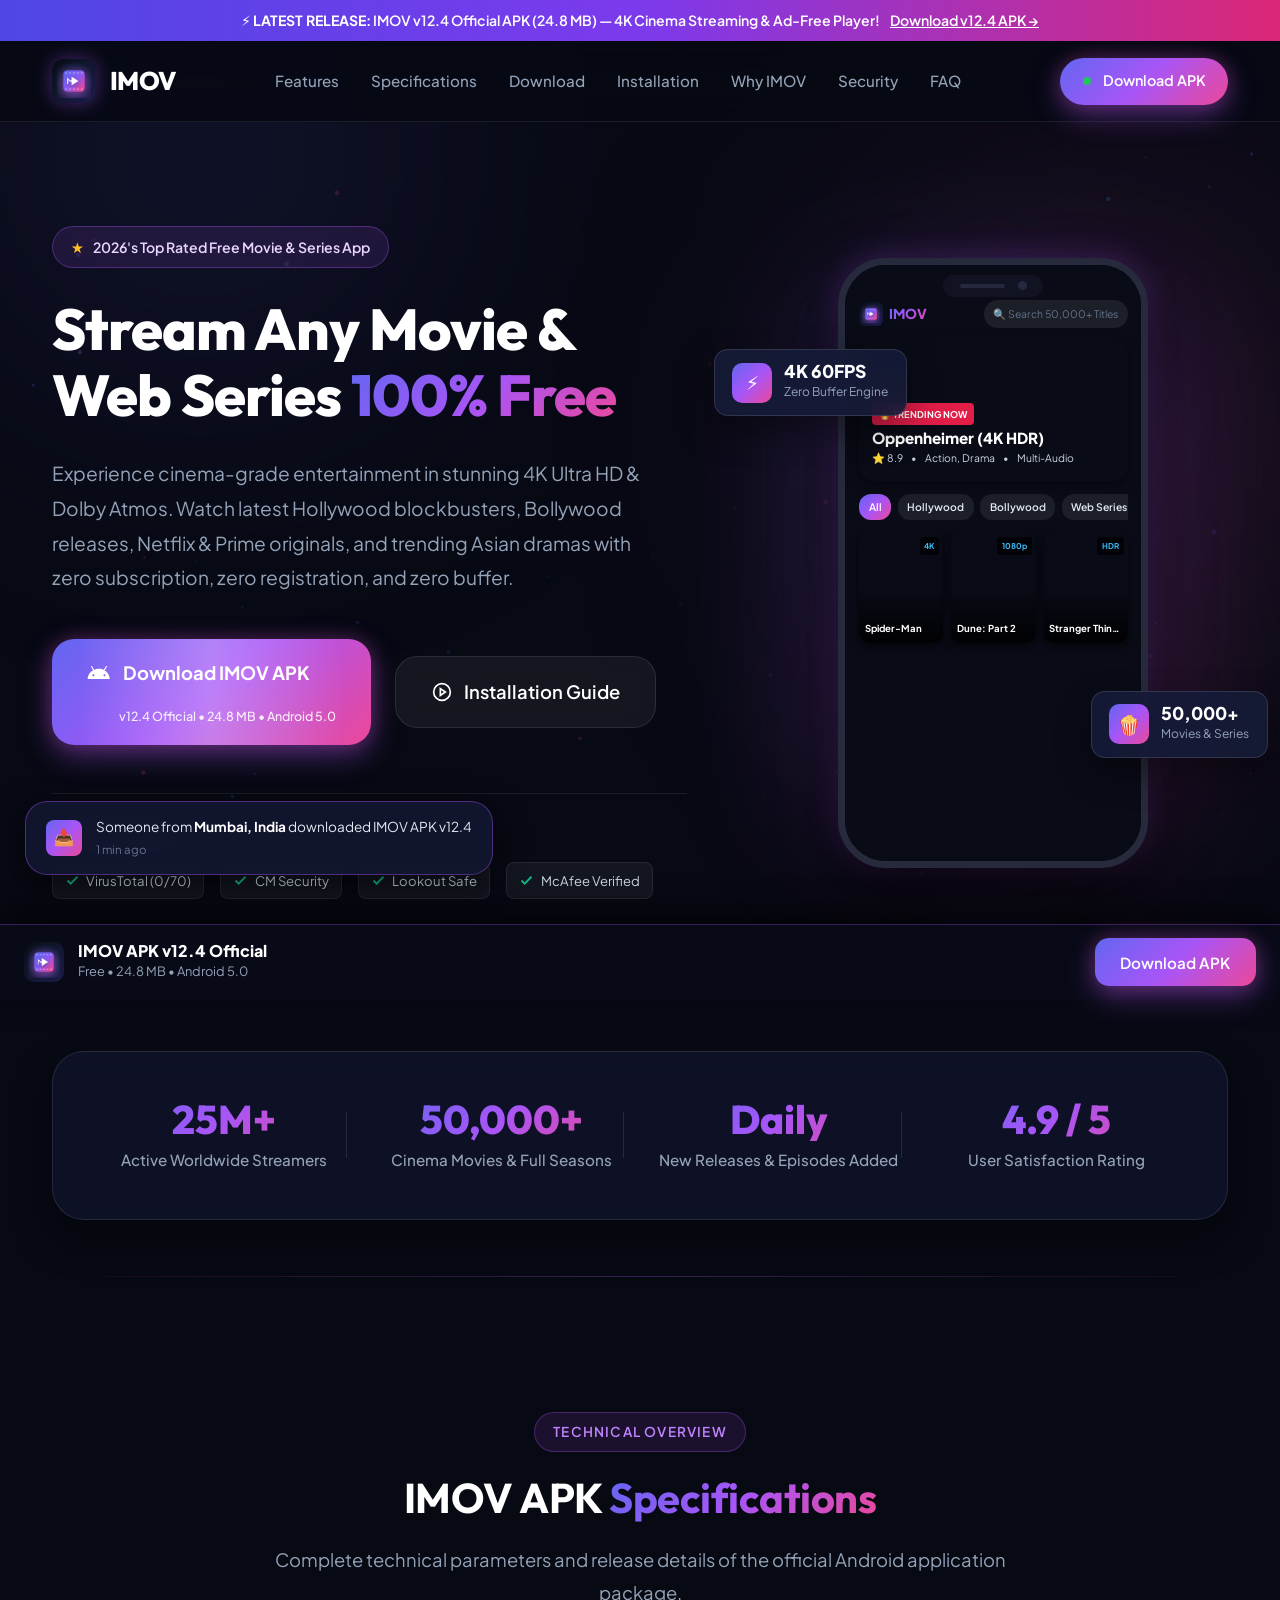
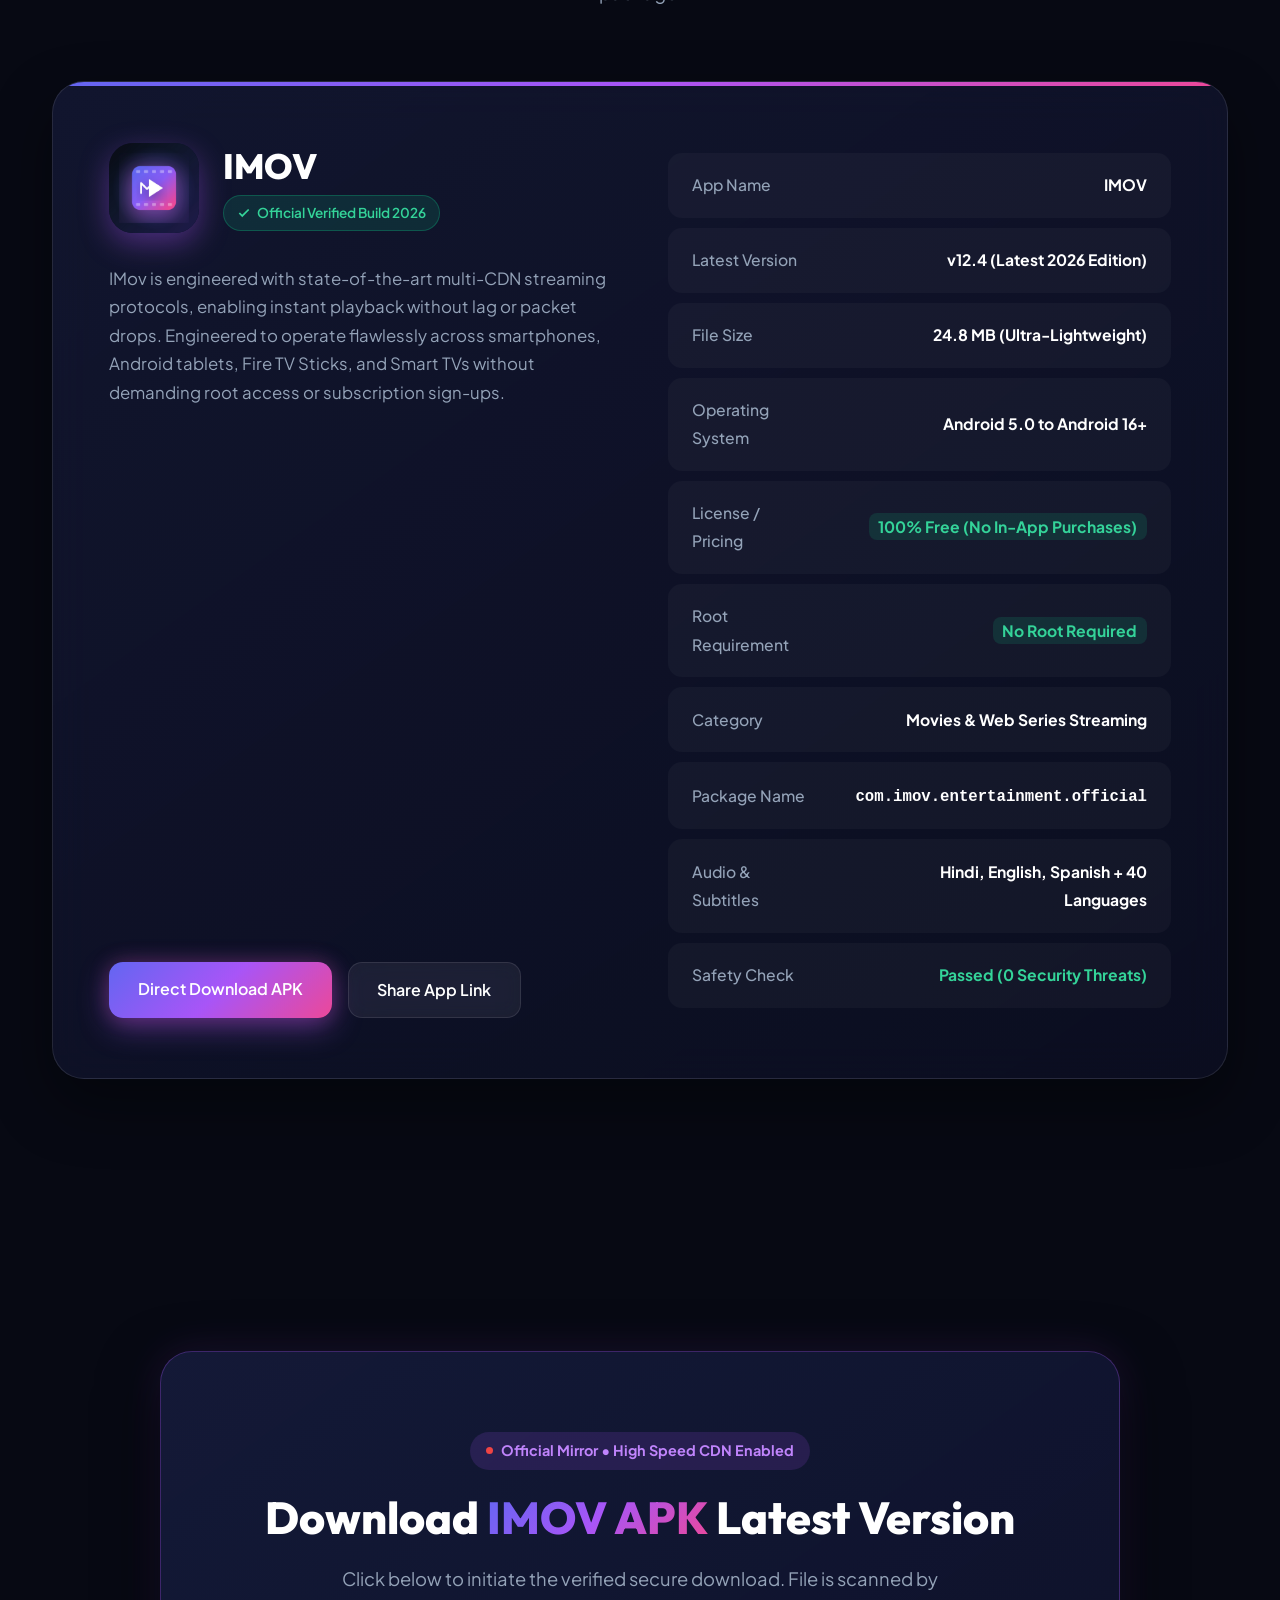
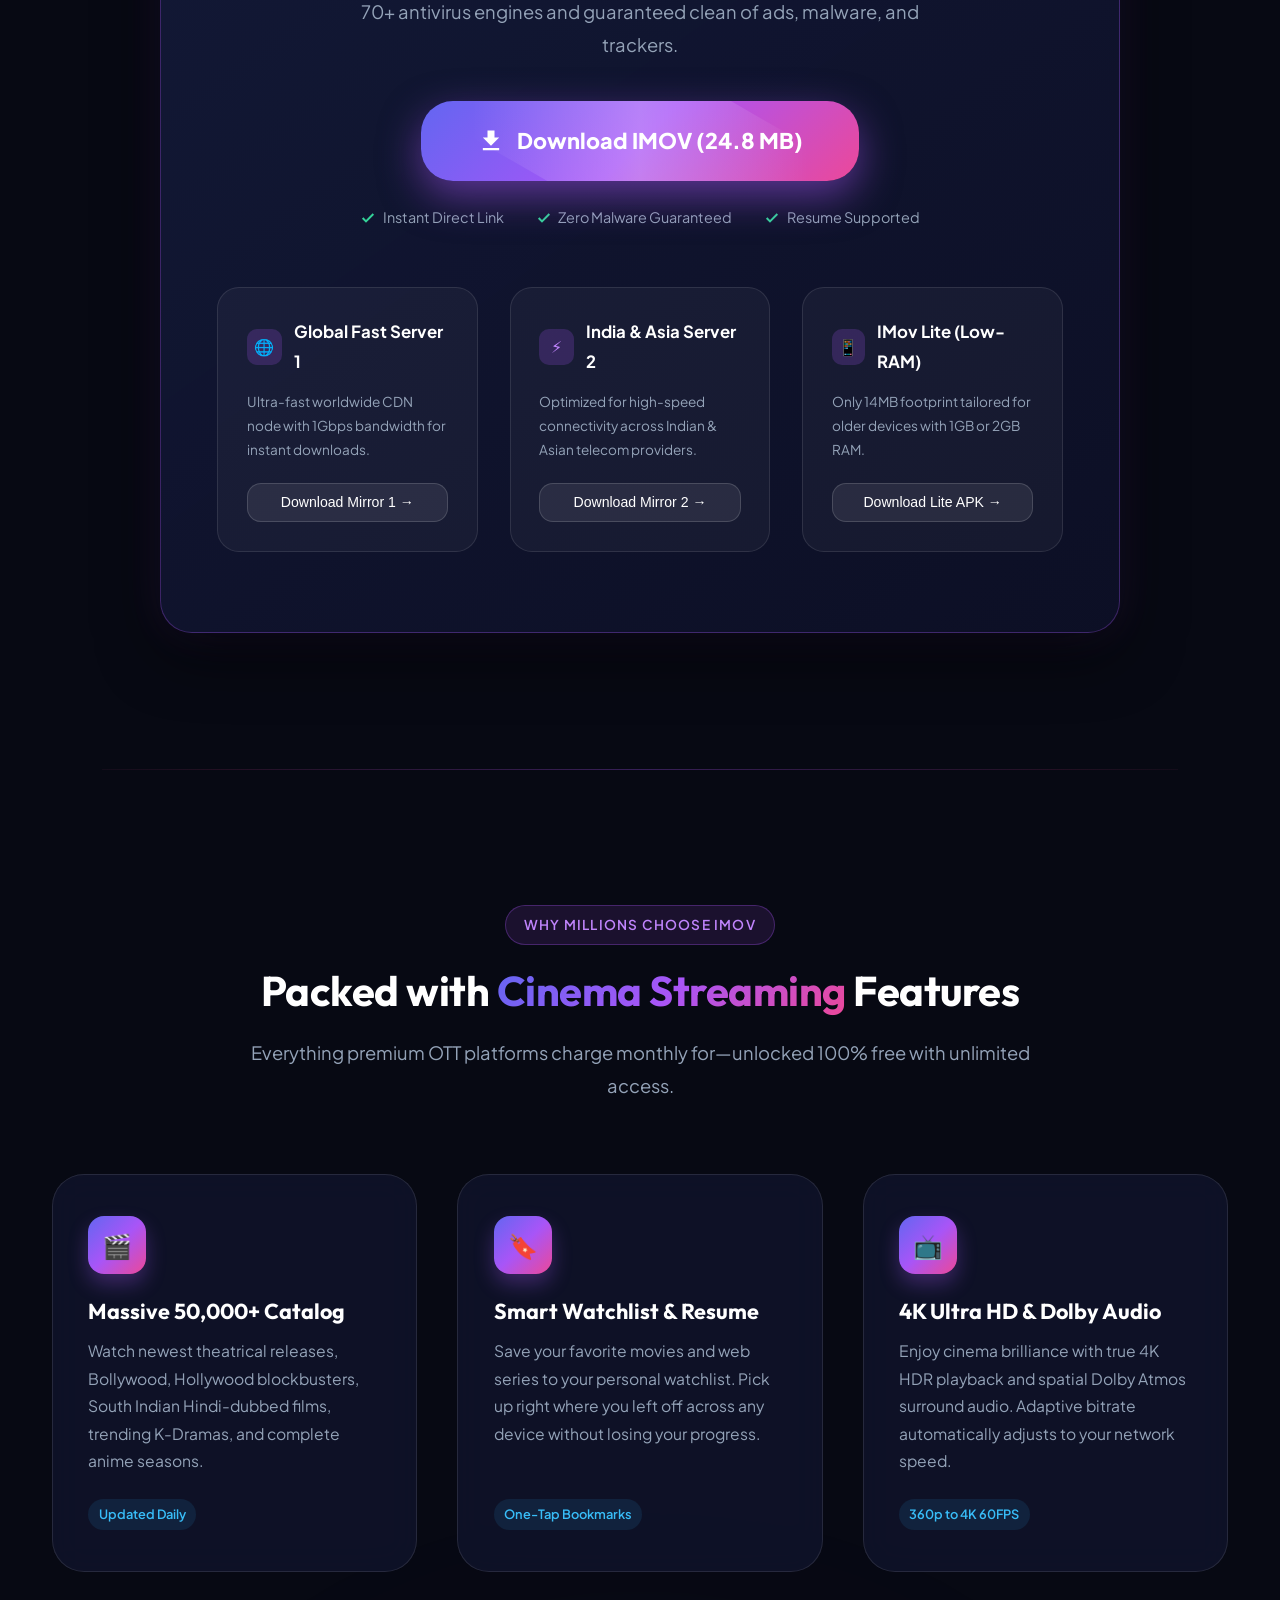
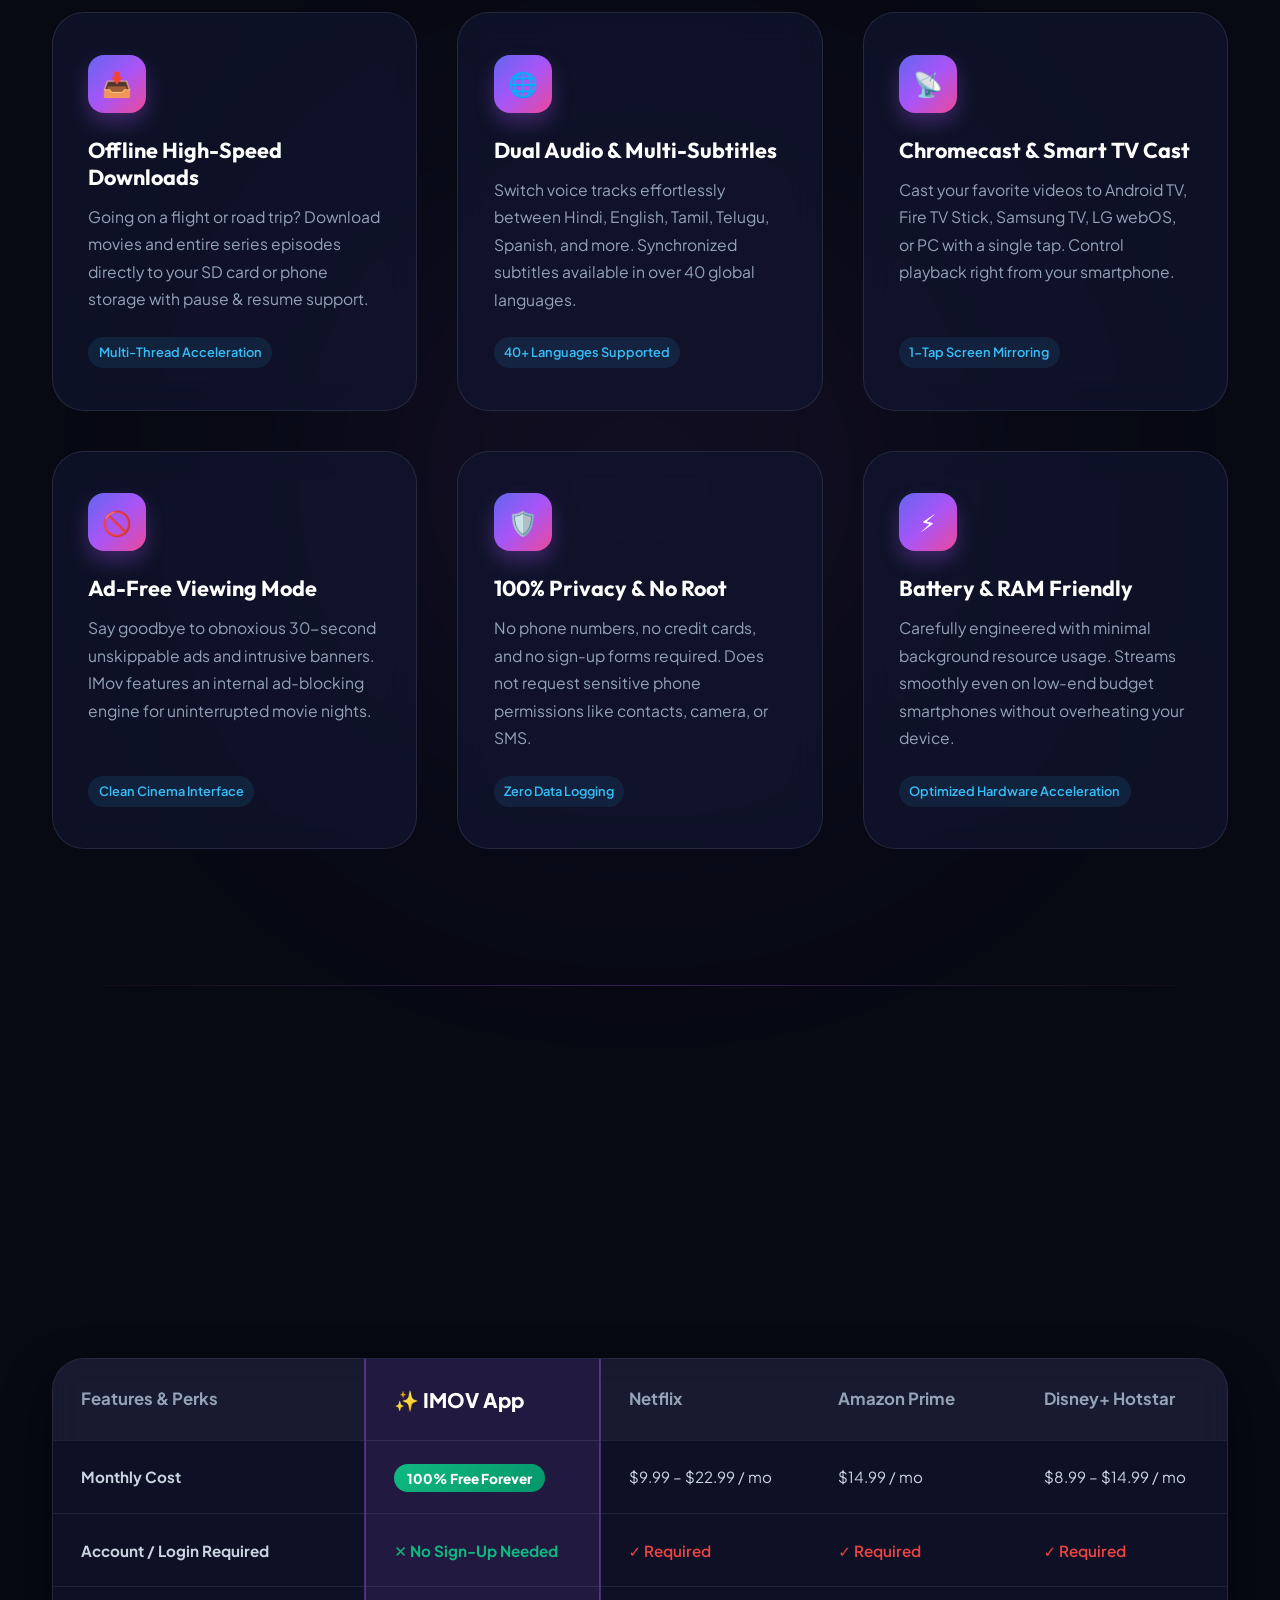
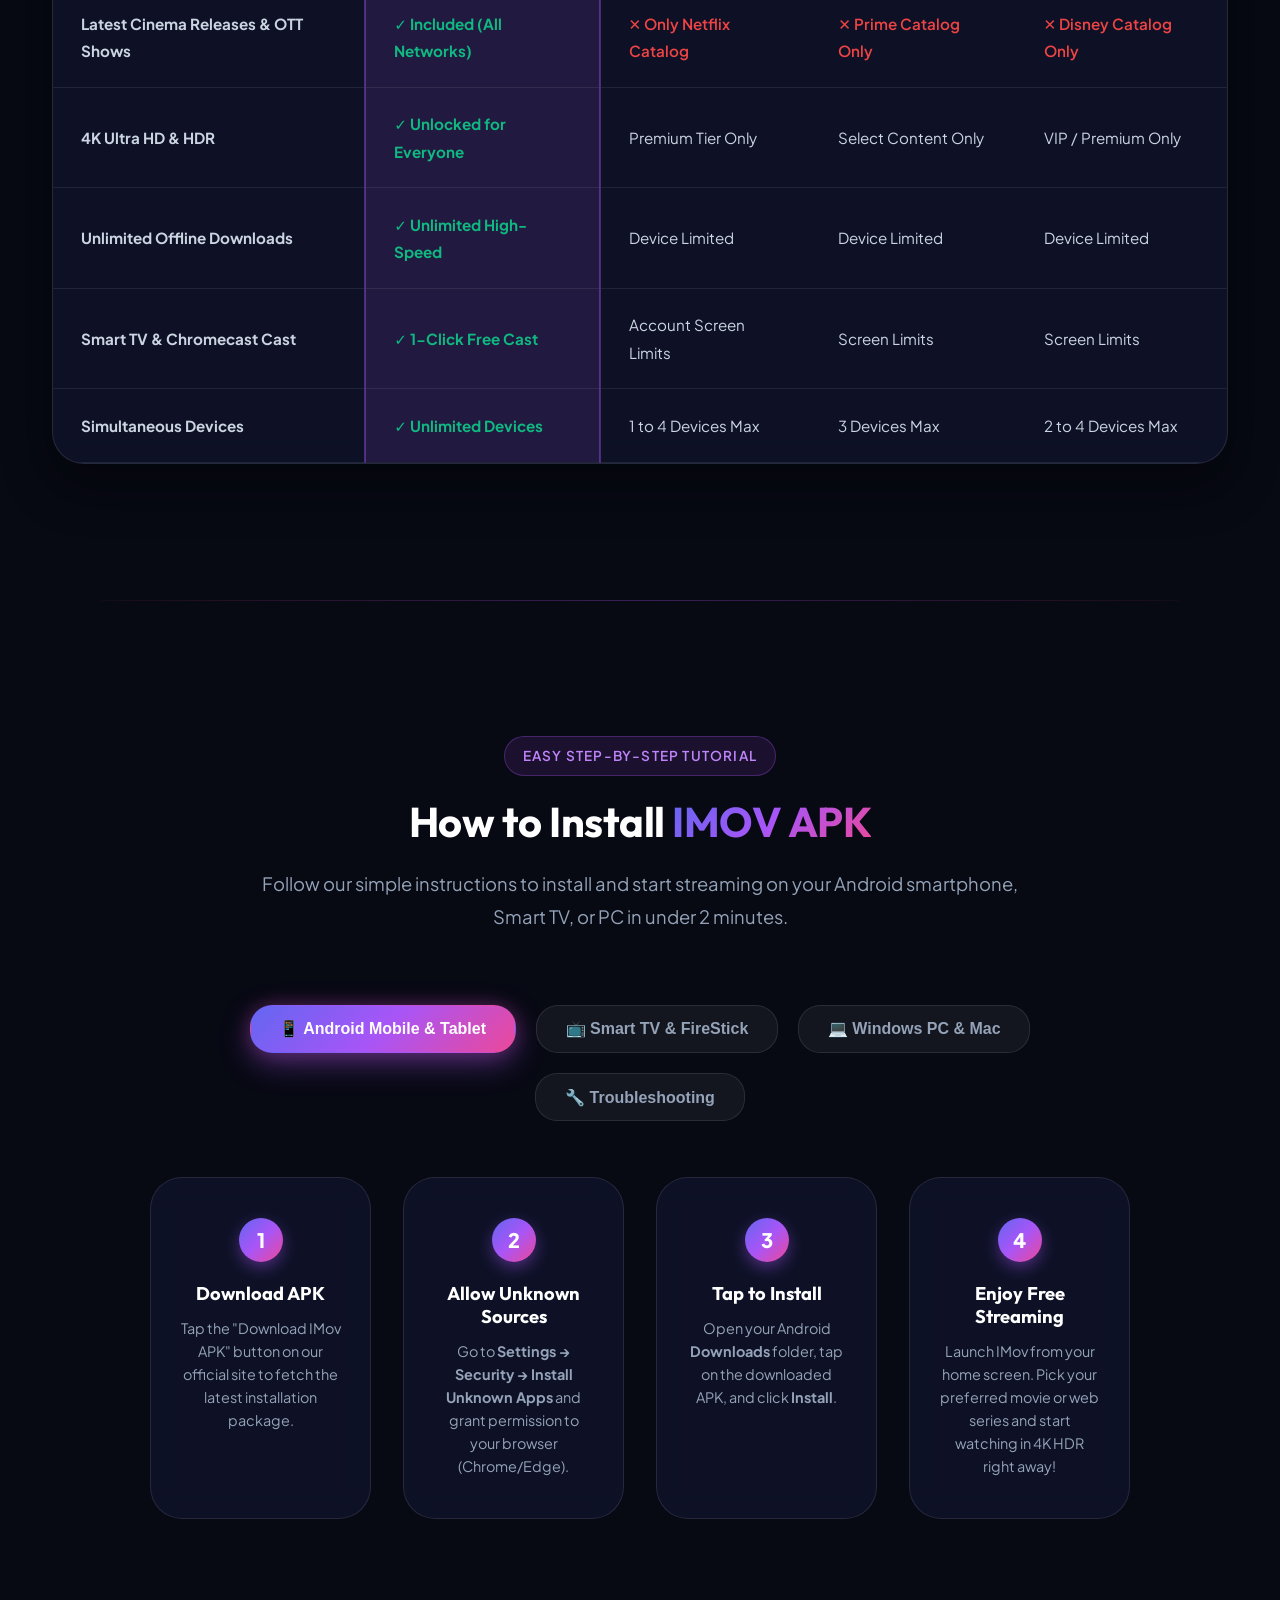
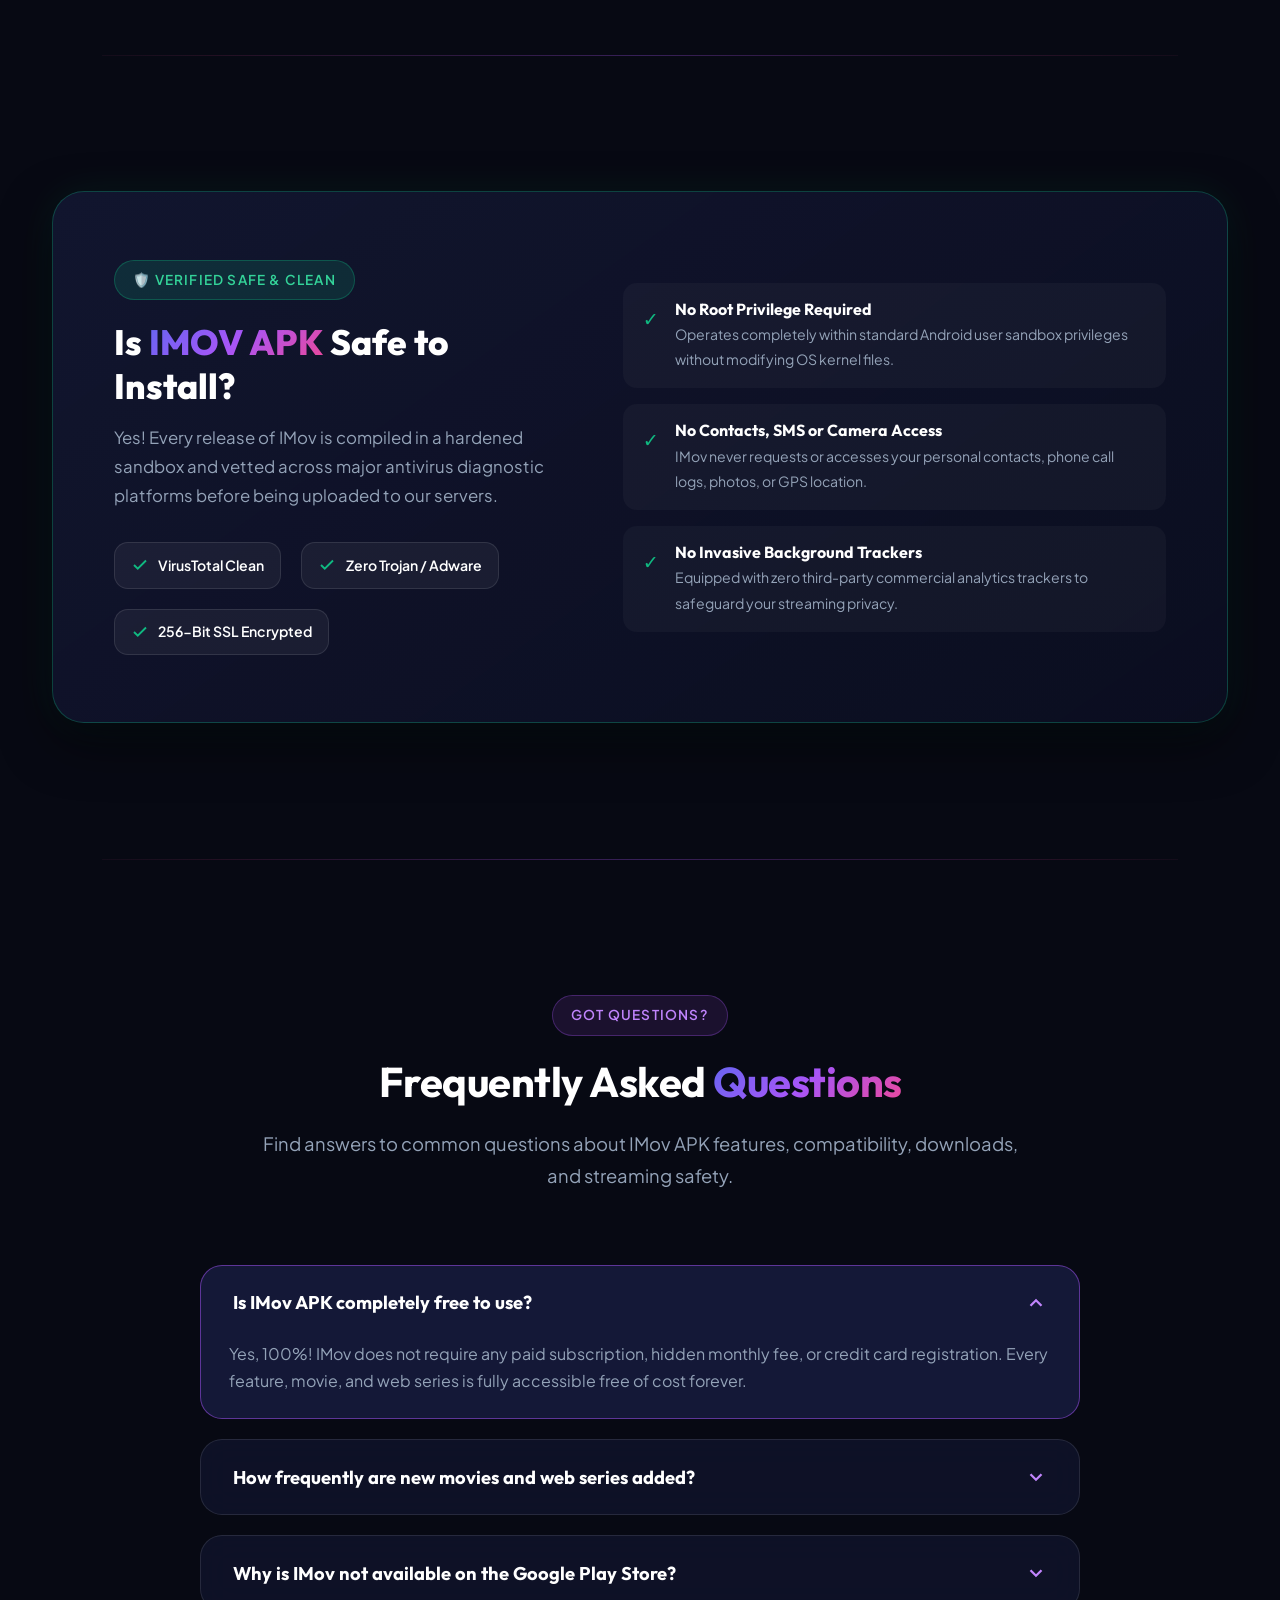
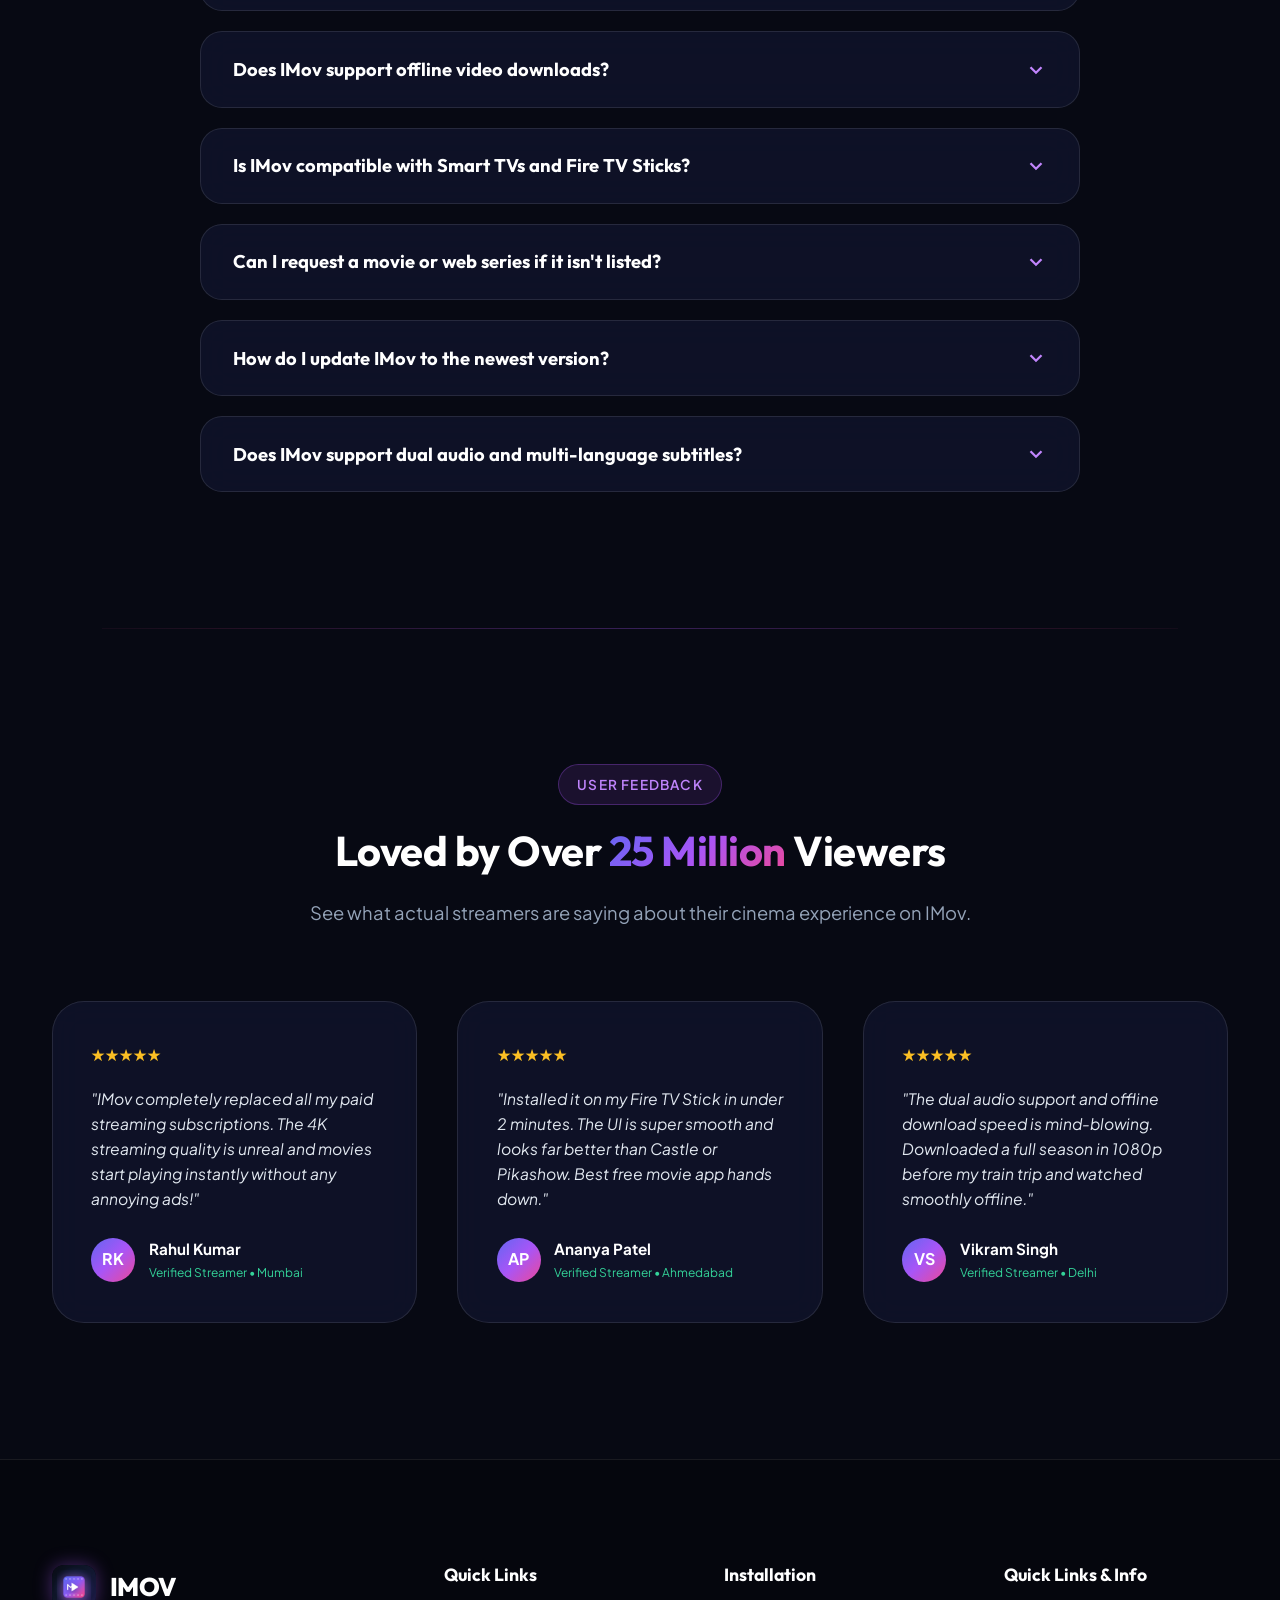
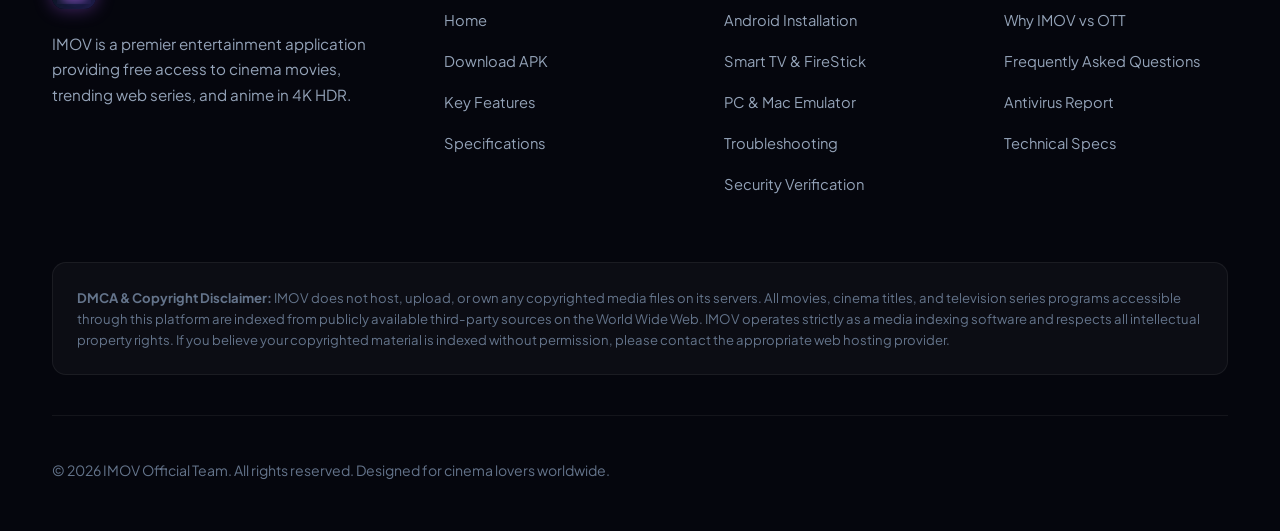
<file: index.html>
<!DOCTYPE html>
<html lang="en">
<head>
  <meta charset="UTF-8">
  <meta http-equiv="X-UA-Compatible" content="IE=edge">
  <meta name="viewport" content="width=device-width, initial-scale=1.0">
  
  <title>IMOV Download (Official Latest v12.4) For Android 2026 - Free Movies &amp; Web Series</title>
  <meta name="description" content="Download IMOV APK latest version 12.4 for Android. Watch unlimited free cinema movies, web series, and anime in 4K Ultra HD. 100% safe, no subscription required.">
  <meta name="keywords" content="IMOV, IMOV APK, IMOV App Download, IMOV latest version, free movie app, watch movies online, web series APK, Castle APK alternative, Pikashow alternative, free movies 2026">
  <meta name="robots" content="index, follow, max-image-preview:large">
  
  <!-- Open Graph / Facebook -->
  <meta property="og:type" content="website">
  <meta property="og:url" content="https://imov.app/">
  <meta property="og:title" content="IMov APK Download (Latest Version) For Android - Free Movies & Web Series">
  <meta property="og:description" content="Stream 50,000+ movies, web series & cinema blockbusters in 4K HDR without any subscription. Download IMov APK v12.4 now!">
  <meta property="og:image" content="assets/images/imov-icon.png">

  <!-- Twitter Card -->
  <meta name="twitter:card" content="summary_large_image">
  <meta name="twitter:title" content="IMov APK Download Official (v12.4) - Free Streaming">
  <meta name="twitter:description" content="Watch movies and OTT series for free in 4K Ultra HD. No ads, 100% free download.">
  <meta name="twitter:image" content="assets/images/imov-icon.png">

  <!-- Favicon -->
  <link rel="icon" type="image/png" href="assets/images/favicon.png">
  <link rel="apple-touch-icon" href="assets/images/imov-icon.png">
  <meta name="theme-color" content="#070913">

  <!-- Google Fonts: Plus Jakarta Sans & Outfit -->
  <link rel="preconnect" href="https://fonts.googleapis.com">
  <link rel="preconnect" href="https://fonts.gstatic.com" crossorigin>
  <link href="https://fonts.googleapis.com/css2?family=Outfit:wght@400;500;600;700;800&family=Plus+Jakarta+Sans:wght@300;400;500;600;700;800&display=swap" rel="stylesheet">

  <!-- Stylesheets -->
  <link rel="stylesheet" href="assets/css/style.css">
  <link rel="stylesheet" href="assets/css/animations.css">

  <!-- SoftwareApplication JSON-LD Schema -->
  <script type="application/ld+json">
  {
    "@context": "https://schema.org",
    "@type": "SoftwareApplication",
    "name": "IMov APK",
    "operatingSystem": "Android 5.0 and above",
    "applicationCategory": "EntertainmentApplication",
    "offers": {
      "@type": "Offer",
      "price": "0.00",
      "priceCurrency": "USD"
    },
    "downloadUrl": "https://imov.app/downloads/imov-v12.4-official.apk",
    "softwareVersion": "v12.4",
    "fileSize": "24.8MB",
    "aggregateRating": {
      "@type": "AggregateRating",
      "ratingValue": "4.9",
      "reviewCount": "1250000"
    },
    "description": "IMov is the premier free entertainment streaming application offering cinema movies, trending web series, and anime in 4K Ultra HD with multi-language audio."
  }
  </script>
</head>

<body>
  <!-- Ambient Dynamic Starfield Canvas -->
  <canvas id="ambient-canvas"></canvas>

  <!-- Ambient Glow Blobs -->
  <div class="ambient-glow glow-top-left"></div>
  <div class="ambient-glow glow-top-right"></div>
  <div class="ambient-glow glow-center"></div>

  <!-- Announcement Bar -->
  <aside class="announcement-bar" role="region" aria-label="Announcement">
    <span data-sync="announcement">⚡ <strong>LATEST RELEASE:</strong> <span data-sync="appName">IMOV</span> <span data-sync="version">v12.4</span> Official APK (<span data-sync="fileSize">24.8 MB</span>) &mdash; 4K Cinema Streaming &amp; Ad-Free Player!</span>
    <a href="#download" class="trigger-download" data-version="v12.4 Official"><span data-sync="downloadLatestText">Download Latest APK</span> &rarr;</a>
  </aside>

  <!-- Header & Navigation -->
  <header class="site-header">
    <div class="container">
      <nav class="navbar" aria-label="Main Navigation">
        <a href="#" class="nav-brand" aria-label="IMOV Home">
          <img src="assets/images/imov-icon.png" alt="IMOV App Logo" class="nav-logo-img">
          <span class="nav-brand-text" data-sync="appName">IMOV</span>
        </a>

        <!-- Desktop Navigation Links -->
        <ul class="nav-links" id="navbar-links">
          <li><a href="#features">Features</a></li>
          <li><a href="#specs">Specifications</a></li>
          <li><a href="#download">Download</a></li>
          <li><a href="#how-to-install">Installation</a></li>
          <li><a href="#compare">Why IMOV</a></li>
          <li><a href="#safety">Security</a></li>
          <li><a href="#faq">FAQ</a></li>
        </ul>

        <!-- Quick CTA -->
        <div class="nav-cta">
          <a href="#download" class="btn btn-primary nav-btn-download trigger-download" data-version="v12.4 Official">
            <span class="pulsing-dot"></span>
            <span>Download APK</span>
          </a>
        </div>

        <!-- Mobile Toggle Button -->
        <button class="mobile-toggle" id="mobile-menu-toggle" aria-label="Toggle navigation menu" aria-expanded="false">
          <span class="hamburger-box">
            <span class="hamburger-line"></span>
            <span class="hamburger-line"></span>
            <span class="hamburger-line"></span>
          </span>
        </button>
      </nav>
    </div>
  </header>

  <main>
    <!-- =======================================================================
         Hero Section
         ======================================================================= -->
    <section class="hero-section" id="hero">
      <div class="container">
        <div class="hero-grid">
          <!-- Left Column: Compelling Copy & CTA -->
          <div class="hero-content reveal-fade-left">
            <div class="hero-badge-pill">
              <span class="pill-star">★</span>
              <span>2026's Top Rated Free Movie &amp; Series App</span>
            </div>

            <h1 class="hero-title" data-sync="heroTitle">
              Stream Any Movie &amp; Web Series <span class="text-gradient">100% Free</span>
            </h1>

            <p class="hero-desc" data-sync="heroSubtitle">
              Experience cinema-grade entertainment in stunning <strong>4K Ultra HD &amp; Dolby Atmos</strong>. Watch latest Hollywood blockbusters, Bollywood releases, Netflix &amp; Prime originals, and trending Asian dramas with zero subscription, zero registration, and zero buffer.
            </p>

            <div class="hero-actions">
              <!-- Primary APK Download Button -->
              <a href="#download" class="btn btn-primary btn-apk-main btn-shimmer trigger-download" data-version="v12.4 Official">
                <span class="btn-label">
                  <svg class="btn-icon" viewBox="0 0 24 24" fill="currentColor">
                    <path d="M17.523 15.3414c-.5511 0-.9993-.4486-.9993-.9997s.4482-.9993.9993-.9993c.551 0 .9993.4482.9993.9993.0001.5511-.4483.9997-.9993.9997m-11.046 0c-.5511 0-.9993-.4486-.9993-.9997s.4482-.9993.9993-.9993c.5511 0 .9993.4482.9993.9993 0 .5511-.4482.9997-.9993.9997m11.4045-6.02l1.996-3.4572c.156-.2701.0633-.6159-.2069-.7719-.2698-.1561-.6155-.0633-.7715.2069l-2.0243 3.5061c-1.468-.6709-3.1118-1.0504-4.8748-1.0504s-3.4068.3795-4.8748 1.0504l-2.0243-3.5061c-.156-.2702-.5018-.363-.7715-.2069-.2702.156-.3629.5018-.2069.7719l1.996 3.4572c-3.1499 1.7042-5.3082 4.9082-5.5564 8.7188h22.2505c-.2482-3.8106-2.4065-7.0146-5.5564-8.7188"/>
                  </svg>
                  <span>Download <span data-sync="appName">IMov</span> APK</span>
                </span>
                <span class="btn-meta" data-sync="heroMeta">v12.4 Official • 24.8 MB • Android 5.0+</span>
              </a>

              <!-- Secondary Installation Guide Button -->
              <a href="#how-to-install" class="btn btn-secondary btn-large">
                <svg width="20" height="20" viewBox="0 0 24 24" fill="none" stroke="currentColor" stroke-width="2">
                  <circle cx="12" cy="12" r="10"></circle>
                  <polygon points="10 8 16 12 10 16 10 8"></polygon>
                </svg>
                <span>Installation Guide</span>
              </a>
            </div>

            <!-- Security Badges -->
            <div class="security-strip">
              <span class="security-label">Certified Clean:</span>
              <div class="security-badges">
                <span class="trust-badge">
                  <svg width="15" height="15" viewBox="0 0 24 24" fill="none" stroke="currentColor" stroke-width="3">
                    <polyline points="20 6 9 17 4 12"></polyline>
                  </svg>
                  VirusTotal (0/70)
                </span>
                <span class="trust-badge">
                  <svg width="15" height="15" viewBox="0 0 24 24" fill="none" stroke="currentColor" stroke-width="3">
                    <polyline points="20 6 9 17 4 12"></polyline>
                  </svg>
                  CM Security
                </span>
                <span class="trust-badge">
                  <svg width="15" height="15" viewBox="0 0 24 24" fill="none" stroke="currentColor" stroke-width="3">
                    <polyline points="20 6 9 17 4 12"></polyline>
                  </svg>
                  Lookout Safe
                </span>
                <span class="trust-badge">
                  <svg width="15" height="15" viewBox="0 0 24 24" fill="none" stroke="currentColor" stroke-width="3">
                    <polyline points="20 6 9 17 4 12"></polyline>
                  </svg>
                  McAfee Verified
                </span>
              </div>
            </div>
          </div>

          <!-- Right Column: Interactive 3D App Preview Mockup -->
          <div class="hero-mockup-wrap reveal-fade-right">
            <div class="mockup-glow-back"></div>

            <!-- Floating Stat 1 -->
            <div class="floating-stat-card float-card-1">
              <div class="float-icon-box">⚡</div>
              <div>
                <div class="float-stat-num">4K 60FPS</div>
                <div class="float-stat-label">Zero Buffer Engine</div>
              </div>
            </div>

            <!-- Floating Stat 2 -->
            <div class="floating-stat-card float-card-2">
              <div class="float-icon-box">🍿</div>
              <div>
                <div class="float-stat-num">50,000+</div>
                <div class="float-stat-label">Movies &amp; Series</div>
              </div>
            </div>

            <!-- Smartphone Device Frame -->
            <div class="phone-device">
              <div class="phone-notch">
                <div class="phone-speaker"></div>
                <div class="phone-camera"></div>
              </div>

              <!-- Phone Screen Content -->
              <div class="phone-screen">
                <!-- Mini Header -->
                <div class="app-screen-nav">
                  <div class="app-nav-left">
                    <img src="assets/images/imov-icon.png" alt="IMov Mini" class="app-screen-logo">
                    <span class="app-screen-title" data-sync="appName">IMov</span>
                  </div>
                  <div class="app-screen-search">🔍 Search 50,000+ Titles</div>
                </div>

                <!-- Featured Hero Banner inside Phone -->
                <div class="app-screen-banner">
                  <span class="app-banner-tag">🔥 Trending Now</span>
                  <div class="app-banner-title">Oppenheimer (4K HDR)</div>
                  <div class="app-banner-meta">
                    <span>⭐ 8.9</span> • <span>Action, Drama</span> • <span>Multi-Audio</span>
                  </div>
                </div>

                <!-- Chips Row -->
                <div class="app-chip-row">
                  <span class="app-chip active">All</span>
                  <span class="app-chip">Hollywood</span>
                  <span class="app-chip">Bollywood</span>
                  <span class="app-chip">Web Series</span>
                  <span class="app-chip">Anime</span>
                </div>

                <!-- Mini Grid -->
                <div class="app-screen-grid">
                  <div class="app-poster-card poster-1">
                    <span class="poster-quality">4K</span>
                    <span class="poster-title">Spider-Man</span>
                  </div>
                  <div class="app-poster-card poster-2">
                    <span class="poster-quality">1080p</span>
                    <span class="poster-title">Dune: Part 2</span>
                  </div>
                  <div class="app-poster-card poster-3">
                    <span class="poster-quality">HDR</span>
                    <span class="poster-title">Stranger Things</span>
                  </div>
                </div>
              </div>
            </div>
          </div>
        </div>
      </div>
    </section>

    <!-- =======================================================================
         Stats Counter Section
         ======================================================================= -->
    <section class="stats-section">
      <div class="container">
        <div class="stats-card-grid reveal-fade-up">
          <div class="stat-item">
            <div class="stat-number">25M+</div>
            <div class="stat-desc">Active Worldwide Streamers</div>
          </div>
          <div class="stat-item">
            <div class="stat-number">50,000+</div>
            <div class="stat-desc">Cinema Movies &amp; Full Seasons</div>
          </div>
          <div class="stat-item">
            <div class="stat-number">Daily</div>
            <div class="stat-desc">New Releases &amp; Episodes Added</div>
          </div>
          <div class="stat-item">
            <div class="stat-number">4.9 / 5</div>
            <div class="stat-desc">User Satisfaction Rating</div>
          </div>
        </div>
      </div>
    </section>

    <!-- =======================================================================
         App Technical Specifications Table
         ======================================================================= -->
    <section class="specs-section" id="specs">
      <div class="container">
        <div class="section-header reveal-fade-up">
          <span class="section-tag">Technical Overview</span>
          <h2 class="section-title"><span data-sync="appName">IMov</span> APK <span class="text-gradient">Specifications</span></h2>
          <p class="section-subtitle">
            Complete technical parameters and release details of the official Android application package.
          </p>
        </div>

        <div class="specs-card-wrap reveal-fade-up">
          <!-- Left Details -->
          <div class="specs-left-header">
            <div>
              <div class="specs-app-identity">
                <img src="assets/images/imov-icon.png" alt="IMov APK" class="specs-app-icon">
                <div>
                  <h3 class="specs-app-name" data-sync="appName">IMov APK</h3>
                  <span class="specs-badge-verified">
                    <svg width="14" height="14" viewBox="0 0 24 24" fill="none" stroke="currentColor" stroke-width="3">
                      <polyline points="20 6 9 17 4 12"></polyline>
                    </svg>
                    Official Verified Build 2026
                  </span>
                </div>
              </div>

              <p class="specs-intro-text">
                IMov is engineered with state-of-the-art multi-CDN streaming protocols, enabling instant playback without lag or packet drops. Engineered to operate flawlessly across smartphones, Android tablets, Fire TV Sticks, and Smart TVs without demanding root access or subscription sign-ups.
              </p>
            </div>

            <div style="display: flex; gap: 1rem; flex-wrap: wrap;">
              <a href="#download" class="btn btn-primary trigger-download" data-version="v12.4 Official">
                <span>Direct Download APK</span>
              </a>
              <button class="btn btn-secondary" id="copy-download-link-btn">
                <span>Share App Link</span>
              </button>
            </div>
          </div>

          <!-- Right Table -->
          <div class="specs-table-container">
            <table class="specs-table">
              <tbody>
                <tr>
                  <td>App Name</td>
                  <td><strong id="spec-app-name">IMov APK</strong></td>
                </tr>
                <tr>
                  <td>Latest Version</td>
                  <td><strong id="spec-version">v12.4 (Latest 2026 Edition)</strong></td>
                </tr>
                <tr>
                  <td>File Size</td>
                  <td><strong id="spec-size">24.8 MB (Ultra-Lightweight)</strong></td>
                </tr>
                <tr>
                  <td>Operating System</td>
                  <td><strong id="spec-os">Android 5.0 to Android 16+</strong></td>
                </tr>
                <tr>
                  <td>License / Pricing</td>
                  <td><span class="status-free" id="spec-license">100% Free (No In-App Purchases)</span></td>
                </tr>
                <tr>
                  <td>Root Requirement</td>
                  <td><span class="status-free" id="spec-root">No Root Required</span></td>
                </tr>
                <tr>
                  <td>Category</td>
                  <td><strong id="spec-category">Movies &amp; Web Series Streaming</strong></td>
                </tr>
                <tr>
                  <td>Package Name</td>
                  <td><code id="spec-package">com.imov.entertainment.official</code></td>
                </tr>
                <tr>
                  <td>Audio &amp; Subtitles</td>
                  <td><strong id="spec-languages">Hindi, English, Spanish + 40 Languages</strong></td>
                </tr>
                <tr>
                  <td>Safety Check</td>
                  <td><strong style="color: #34d399;" id="spec-safety">Passed (0 Security Threats)</strong></td>
                </tr>
              </tbody>
            </table>
          </div>
        </div>
      </div>
    </section>

    <!-- =======================================================================
         Interactive Download Section
         ======================================================================= -->
    <section class="download-section" id="download">
      <div class="container">
        <div class="download-hub-card reveal-fade-up">
          <span class="dl-version-tag">
            <span class="live-stream-dot"></span>
            Official Mirror • High Speed CDN Enabled
          </span>

          <h2 class="dl-main-title">
            Download <span class="text-gradient"><span data-sync="appName">IMOV</span> APK</span> Latest Version
          </h2>

          <p class="dl-main-subtitle">
            Click below to initiate the verified secure download. File is scanned by 70+ antivirus engines and guaranteed clean of ads, malware, and trackers.
          </p>

          <div class="dl-cta-box">
            <a href="downloads/imov-v12.4-official.apk" class="btn btn-primary btn-download-hero btn-shimmer trigger-download" data-version="v12.4 Official">
              <svg width="28" height="28" viewBox="0 0 24 24" fill="currentColor">
                <path d="M19 9h-4V3H9v6H5l7 7 7-7zM5 18v2h14v-2H5z"/>
              </svg>
              <span>Download <span data-sync="appName">IMOV</span> (<span data-sync="fileSize">24.8 MB</span>)</span>
            </a>

            <div class="dl-sub-info">
              <span class="dl-sub-item">
                <svg width="16" height="16" viewBox="0 0 24 24" fill="none" stroke="currentColor" stroke-width="3">
                  <polyline points="20 6 9 17 4 12"></polyline>
                </svg>
                Instant Direct Link
              </span>
              <span class="dl-sub-item">
                <svg width="16" height="16" viewBox="0 0 24 24" fill="none" stroke="currentColor" stroke-width="3">
                  <polyline points="20 6 9 17 4 12"></polyline>
                </svg>
                Zero Malware Guaranteed
              </span>
              <span class="dl-sub-item">
                <svg width="16" height="16" viewBox="0 0 24 24" fill="none" stroke="currentColor" stroke-width="3">
                  <polyline points="20 6 9 17 4 12"></polyline>
                </svg>
                Resume Supported
              </span>
            </div>
          </div>

          <!-- Alternative Server Mirrors -->
          <div class="mirrors-grid">
            <div class="mirror-card">
              <div>
                <div class="mirror-header">
                  <div class="mirror-icon">🌐</div>
                  <div class="mirror-name">Global Fast Server 1</div>
                </div>
                <p class="mirror-desc">Ultra-fast worldwide CDN node with 1Gbps bandwidth for instant downloads.</p>
              </div>
              <button class="btn-mirror trigger-download" data-version="Server 1 Mirror">Download Mirror 1 &rarr;</button>
            </div>

            <div class="mirror-card">
              <div>
                <div class="mirror-header">
                  <div class="mirror-icon">⚡</div>
                  <div class="mirror-name">India &amp; Asia Server 2</div>
                </div>
                <p class="mirror-desc">Optimized for high-speed connectivity across Indian &amp; Asian telecom providers.</p>
              </div>
              <button class="btn-mirror trigger-download" data-version="Server 2 Mirror">Download Mirror 2 &rarr;</button>
            </div>

            <div class="mirror-card">
              <div>
                <div class="mirror-header">
                  <div class="mirror-icon">📱</div>
                  <div class="mirror-name">IMov Lite (Low-RAM)</div>
                </div>
                <p class="mirror-desc">Only 14MB footprint tailored for older devices with 1GB or 2GB RAM.</p>
              </div>
              <button class="btn-mirror trigger-download" data-version="IMov Lite 14MB">Download Lite APK &rarr;</button>
            </div>
          </div>
        </div>
      </div>
    </section>

    <!-- =======================================================================
         Core Benefits & Features Grid
         ======================================================================= -->
    <section class="features-section" id="features">
      <div class="container">
        <div class="section-header reveal-fade-up">
          <span class="section-tag">Why Millions Choose IMov</span>
          <h2 class="section-title">Packed with <span class="text-gradient">Cinema Streaming</span> Features</h2>
          <p class="section-subtitle">
            Everything premium OTT platforms charge monthly for—unlocked 100% free with unlimited access.
          </p>
        </div>

        <div class="features-grid">
          <!-- Feature 1 -->
          <div class="feature-card reveal-fade-up delay-100">
            <div class="feature-icon-wrapper">🎬</div>
            <h3 class="feature-title">Massive 50,000+ Catalog</h3>
            <p class="feature-desc">
              Watch newest theatrical releases, Bollywood, Hollywood blockbusters, South Indian Hindi-dubbed films, trending K-Dramas, and complete anime seasons.
            </p>
            <span class="feature-highlight-pill">Updated Daily</span>
          </div>

          <!-- Feature 2: Smart Watchlist & Progress Resume -->
          <div class="feature-card reveal-fade-up delay-200">
            <div class="feature-icon-wrapper">🔖</div>
            <h3 class="feature-title">Smart Watchlist &amp; Resume</h3>
            <p class="feature-desc">
              Save your favorite movies and web series to your personal watchlist. Pick up right where you left off across any device without losing your progress.
            </p>
            <span class="feature-highlight-pill">One-Tap Bookmarks</span>
          </div>

          <!-- Feature 3 -->
          <div class="feature-card reveal-fade-up delay-300">
            <div class="feature-icon-wrapper">📺</div>
            <h3 class="feature-title">4K Ultra HD &amp; Dolby Audio</h3>
            <p class="feature-desc">
              Enjoy cinema brilliance with true 4K HDR playback and spatial Dolby Atmos surround audio. Adaptive bitrate automatically adjusts to your network speed.
            </p>
            <span class="feature-highlight-pill">360p to 4K 60FPS</span>
          </div>

          <!-- Feature 4 -->
          <div class="feature-card reveal-fade-up delay-100">
            <div class="feature-icon-wrapper">📥</div>
            <h3 class="feature-title">Offline High-Speed Downloads</h3>
            <p class="feature-desc">
              Going on a flight or road trip? Download movies and entire series episodes directly to your SD card or phone storage with pause &amp; resume support.
            </p>
            <span class="feature-highlight-pill">Multi-Thread Acceleration</span>
          </div>

          <!-- Feature 5 -->
          <div class="feature-card reveal-fade-up delay-200">
            <div class="feature-icon-wrapper">🌐</div>
            <h3 class="feature-title">Dual Audio &amp; Multi-Subtitles</h3>
            <p class="feature-desc">
              Switch voice tracks effortlessly between Hindi, English, Tamil, Telugu, Spanish, and more. Synchronized subtitles available in over 40 global languages.
            </p>
            <span class="feature-highlight-pill">40+ Languages Supported</span>
          </div>

          <!-- Feature 6 -->
          <div class="feature-card reveal-fade-up delay-300">
            <div class="feature-icon-wrapper">📡</div>
            <h3 class="feature-title">Chromecast &amp; Smart TV Cast</h3>
            <p class="feature-desc">
              Cast your favorite videos to Android TV, Fire TV Stick, Samsung TV, LG webOS, or PC with a single tap. Control playback right from your smartphone.
            </p>
            <span class="feature-highlight-pill">1-Tap Screen Mirroring</span>
          </div>

          <!-- Feature 7 -->
          <div class="feature-card reveal-fade-up delay-100">
            <div class="feature-icon-wrapper">🚫</div>
            <h3 class="feature-title">Ad-Free Viewing Mode</h3>
            <p class="feature-desc">
              Say goodbye to obnoxious 30-second unskippable ads and intrusive banners. IMov features an internal ad-blocking engine for uninterrupted movie nights.
            </p>
            <span class="feature-highlight-pill">Clean Cinema Interface</span>
          </div>

          <!-- Feature 8 -->
          <div class="feature-card reveal-fade-up delay-200">
            <div class="feature-icon-wrapper">🛡️</div>
            <h3 class="feature-title">100% Privacy &amp; No Root</h3>
            <p class="feature-desc">
              No phone numbers, no credit cards, and no sign-up forms required. Does not request sensitive phone permissions like contacts, camera, or SMS.
            </p>
            <span class="feature-highlight-pill">Zero Data Logging</span>
          </div>

          <!-- Feature 9 -->
          <div class="feature-card reveal-fade-up delay-300">
            <div class="feature-icon-wrapper">⚡</div>
            <h3 class="feature-title">Battery &amp; RAM Friendly</h3>
            <p class="feature-desc">
              Carefully engineered with minimal background resource usage. Streams smoothly even on low-end budget smartphones without overheating your device.
            </p>
            <span class="feature-highlight-pill">Optimized Hardware Acceleration</span>
          </div>
        </div>
      </div>
    </section>



    <!-- =======================================================================
         Comparison Matrix (IMov vs Paid OTT Platforms)
         ======================================================================= -->
    <section class="comparison-section" id="compare">
      <div class="container">
        <div class="section-header reveal-fade-up">
          <span class="section-tag">Value Comparison</span>
          <h2 class="section-title">Why Stream with <span class="text-gradient"><span data-sync="appName">IMov</span></span>?</h2>
          <p class="section-subtitle">
            See how IMov compares to traditional high-priced subscription streaming services.
          </p>
        </div>

        <div class="comparison-table-wrapper reveal-fade-up">
          <table class="comp-table">
            <thead>
              <tr>
                <th>Features &amp; Perks</th>
                <th class="col-imov">✨ <span data-sync="appName">IMov</span> App</th>
                <th>Netflix</th>
                <th>Amazon Prime</th>
                <th>Disney+ Hotstar</th>
              </tr>
            </thead>
            <tbody>
              <tr>
                <td><strong>Monthly Cost</strong></td>
                <td class="col-imov"><span class="badge-free-pill">100% Free Forever</span></td>
                <td>$9.99 – $22.99 / mo</td>
                <td>$14.99 / mo</td>
                <td>$8.99 – $14.99 / mo</td>
              </tr>
              <tr>
                <td><strong>Account / Login Required</strong></td>
                <td class="col-imov"><span class="check-yes">✕ No Sign-Up Needed</span></td>
                <td><span class="check-no">✓ Required</span></td>
                <td><span class="check-no">✓ Required</span></td>
                <td><span class="check-no">✓ Required</span></td>
              </tr>
              <tr>
                <td><strong>Latest Cinema Releases &amp; OTT Shows</strong></td>
                <td class="col-imov"><span class="check-yes">✓ Included (All Networks)</span></td>
                <td><span class="check-no">✕ Only Netflix Catalog</span></td>
                <td><span class="check-no">✕ Prime Catalog Only</span></td>
                <td><span class="check-no">✕ Disney Catalog Only</span></td>
              </tr>
              <tr>
                <td><strong>4K Ultra HD &amp; HDR</strong></td>
                <td class="col-imov"><span class="check-yes">✓ Unlocked for Everyone</span></td>
                <td>Premium Tier Only</td>
                <td>Select Content Only</td>
                <td>VIP / Premium Only</td>
              </tr>
              <tr>
                <td><strong>Unlimited Offline Downloads</strong></td>
                <td class="col-imov"><span class="check-yes">✓ Unlimited High-Speed</span></td>
                <td>Device Limited</td>
                <td>Device Limited</td>
                <td>Device Limited</td>
              </tr>
              <tr>
                <td><strong>Smart TV &amp; Chromecast Cast</strong></td>
                <td class="col-imov"><span class="check-yes">✓ 1-Click Free Cast</span></td>
                <td>Account Screen Limits</td>
                <td>Screen Limits</td>
                <td>Screen Limits</td>
              </tr>
              <tr>
                <td><strong>Simultaneous Devices</strong></td>
                <td class="col-imov"><span class="check-yes">✓ Unlimited Devices</span></td>
                <td>1 to 4 Devices Max</td>
                <td>3 Devices Max</td>
                <td>2 to 4 Devices Max</td>
              </tr>
            </tbody>
          </table>
        </div>
      </div>
    </section>

    <!-- =======================================================================
         Step-by-Step Installation Guides (Tabbed Interface)
         ======================================================================= -->
    <section class="install-section" id="how-to-install">
      <div class="container">
        <div class="section-header reveal-fade-up">
          <span class="section-tag">Easy Step-by-Step Tutorial</span>
          <h2 class="section-title">How to Install <span class="text-gradient"><span data-sync="appName">IMov</span> APK</span></h2>
          <p class="section-subtitle">
            Follow our simple instructions to install and start streaming on your Android smartphone, Smart TV, or PC in under 2 minutes.
          </p>
        </div>

        <div class="install-tab-container reveal-fade-up">
          <!-- Device Tabs Nav -->
          <div class="install-device-nav">
            <button class="device-tab-btn active" data-target="tab-android">
              <span>📱 Android Mobile &amp; Tablet</span>
            </button>
            <button class="device-tab-btn" data-target="tab-tv">
              <span>📺 Smart TV &amp; FireStick</span>
            </button>
            <button class="device-tab-btn" data-target="tab-pc">
              <span>💻 Windows PC &amp; Mac</span>
            </button>
            <button class="device-tab-btn" data-target="tab-troubleshoot">
              <span>🔧 Troubleshooting</span>
            </button>
          </div>

          <!-- Tab Pane 1: Android Phone -->
          <div class="install-tab-pane active" id="tab-android">
            <div class="steps-flow-grid">
              <div class="step-card">
                <div class="step-number-badge">1</div>
                <h4 class="step-title">Download APK</h4>
                <p class="step-text">Tap the "Download IMov APK" button on our official site to fetch the latest installation package.</p>
              </div>

              <div class="step-card">
                <div class="step-number-badge">2</div>
                <h4 class="step-title">Allow Unknown Sources</h4>
                <p class="step-text">Go to <strong>Settings &rarr; Security &rarr; Install Unknown Apps</strong> and grant permission to your browser (Chrome/Edge).</p>
              </div>

              <div class="step-card">
                <div class="step-number-badge">3</div>
                <h4 class="step-title">Tap to Install</h4>
                <p class="step-text">Open your Android <strong>Downloads</strong> folder, tap on the downloaded APK, and click <strong>Install</strong>.</p>
              </div>

              <div class="step-card">
                <div class="step-number-badge">4</div>
                <h4 class="step-title">Enjoy Free Streaming</h4>
                <p class="step-text">Launch IMov from your home screen. Pick your preferred movie or web series and start watching in 4K HDR right away!</p>
              </div>
            </div>
          </div>

          <!-- Tab Pane 2: Smart TV / FireStick -->
          <div class="install-tab-pane" id="tab-tv">
            <div class="steps-flow-grid">
              <div class="step-card">
                <div class="step-number-badge">1</div>
                <h4 class="step-title">Install Downloader App</h4>
                <p class="step-text">Search for and install the free <strong>Downloader by AFTVnews</strong> from your TV / FireStick app store.</p>
              </div>

              <div class="step-card">
                <div class="step-number-badge">2</div>
                <h4 class="step-title">Enable Developer Options</h4>
                <p class="step-text">In Fire TV / Android TV Settings, enable <strong>Install Unknown Apps</strong> for the Downloader application.</p>
              </div>

              <div class="step-card">
                <div class="step-number-badge">3</div>
                <h4 class="step-title">Enter Download URL</h4>
                <p class="step-text">Type our short URL in Downloader and click Go to download the IMov TV-compatible package.</p>
              </div>

              <div class="step-card">
                <div class="step-number-badge">4</div>
                <h4 class="step-title">Big Screen Cinema</h4>
                <p class="step-text">Click Install, open the app, and navigate seamlessly using your TV remote control.</p>
              </div>
            </div>
          </div>

          <!-- Tab Pane 3: Windows PC & Mac -->
          <div class="install-tab-pane" id="tab-pc">
            <div class="steps-flow-grid">
              <div class="step-card">
                <div class="step-number-badge">1</div>
                <h4 class="step-title">Download Emulator</h4>
                <p class="step-text">Download and install a trusted Android emulator such as <strong>BlueStacks 5</strong> or <strong>LDPlayer 9</strong> on your PC or Mac.</p>
              </div>

              <div class="step-card">
                <div class="step-number-badge">2</div>
                <h4 class="step-title">Download IMov APK</h4>
                <p class="step-text">Download the official IMov APK file directly to your desktop or laptop computer.</p>
              </div>

              <div class="step-card">
                <div class="step-number-badge">3</div>
                <h4 class="step-title">Drag &amp; Drop APK</h4>
                <p class="step-text">Simply drag the downloaded APK file into the emulator window or click "Install APK".</p>
              </div>

              <div class="step-card">
                <div class="step-number-badge">4</div>
                <h4 class="step-title">Stream on Desktop</h4>
                <p class="step-text">Open IMov in full-screen mode on your monitor and enjoy movies with full keyboard/mouse navigation.</p>
              </div>
            </div>
          </div>

          <!-- Tab Pane 4: Troubleshooting -->
          <div class="install-tab-pane" id="tab-troubleshoot">
            <div class="steps-flow-grid">
              <div class="step-card">
                <div class="step-number-badge">A</div>
                <h4 class="step-title">"App Not Installed"</h4>
                <p class="step-text">Ensure you have at least 100MB of free internal storage. Uninstall any outdated conflicting versions of the app first.</p>
              </div>

              <div class="step-card">
                <div class="step-number-badge">B</div>
                <h4 class="step-title">"Parse Error"</h4>
                <p class="step-text">A parse error occurs if the APK download was interrupted. Delete the corrupted file and re-download from Server 1.</p>
              </div>

              <div class="step-card">
                <div class="step-number-badge">C</div>
                <h4 class="step-title">Play Protect Warning</h4>
                <p class="step-text">Google Play Protect flags 3rd-party APKs not hosted on their store. Click <strong>"Install Anyway (Unsafe)"</strong> to proceed safely.</p>
              </div>

              <div class="step-card">
                <div class="step-number-badge">D</div>
                <h4 class="step-title">Slow Buffering Fix</h4>
                <p class="step-text">Inside the IMov video player, switch player engine between ExoPlayer and IJK Player, or select 720p/1080p resolution.</p>
              </div>
            </div>
          </div>
        </div>
      </div>
    </section>

    <!-- =======================================================================
         Safety, Antivirus & Privacy Certification
         ======================================================================= -->
    <section class="safety-section" id="safety">
      <div class="container">
        <div class="safety-card reveal-fade-up">
          <div class="safety-grid">
            <!-- Left Info -->
            <div>
              <span class="section-tag" style="background: rgba(16, 185, 129, 0.15); color: #34d399; border-color: rgba(16, 185, 129, 0.3);">
                🛡️ Verified Safe &amp; Clean
              </span>
              <h2 class="safety-title">Is <span class="text-gradient"><span data-sync="appName">IMov</span> APK</span> Safe to Install?</h2>
              <p class="safety-desc">
                Yes! Every release of IMov is compiled in a hardened sandbox and vetted across major antivirus diagnostic platforms before being uploaded to our servers.
              </p>

              <div class="antivirus-scanners-row">
                <div class="scanner-badge">
                  <svg width="18" height="18" viewBox="0 0 24 24" fill="none" stroke="currentColor" stroke-width="2.5">
                    <polyline points="20 6 9 17 4 12"></polyline>
                  </svg>
                  <span>VirusTotal Clean</span>
                </div>
                <div class="scanner-badge">
                  <svg width="18" height="18" viewBox="0 0 24 24" fill="none" stroke="currentColor" stroke-width="2.5">
                    <polyline points="20 6 9 17 4 12"></polyline>
                  </svg>
                  <span>Zero Trojan / Adware</span>
                </div>
                <div class="scanner-badge">
                  <svg width="18" height="18" viewBox="0 0 24 24" fill="none" stroke="currentColor" stroke-width="2.5">
                    <polyline points="20 6 9 17 4 12"></polyline>
                  </svg>
                  <span>256-Bit SSL Encrypted</span>
                </div>
              </div>
            </div>

            <!-- Right Permissions Checklist -->
            <ul class="permissions-checklist">
              <li class="perm-item">
                <div class="perm-icon">✓</div>
                <div class="perm-content">
                  <h4>No Root Privilege Required</h4>
                  <p>Operates completely within standard Android user sandbox privileges without modifying OS kernel files.</p>
                </div>
              </li>
              <li class="perm-item">
                <div class="perm-icon">✓</div>
                <div class="perm-content">
                  <h4>No Contacts, SMS or Camera Access</h4>
                  <p>IMov never requests or accesses your personal contacts, phone call logs, photos, or GPS location.</p>
                </div>
              </li>
              <li class="perm-item">
                <div class="perm-icon">✓</div>
                <div class="perm-content">
                  <h4>No Invasive Background Trackers</h4>
                  <p>Equipped with zero third-party commercial analytics trackers to safeguard your streaming privacy.</p>
                </div>
              </li>
            </ul>
          </div>
        </div>
      </div>
    </section>

    <!-- =======================================================================
         Frequently Asked Questions (FAQ Accordion)
         ======================================================================= -->
    <section class="faq-section" id="faq">
      <div class="container">
        <div class="section-header reveal-fade-up">
          <span class="section-tag">Got Questions?</span>
          <h2 class="section-title">Frequently Asked <span class="text-gradient">Questions</span></h2>
          <p class="section-subtitle">
            Find answers to common questions about IMov APK features, compatibility, downloads, and streaming safety.
          </p>
        </div>

        <div class="faq-accordion-wrap reveal-fade-up">
          <!-- FAQ Item 1 -->
          <div class="faq-item active">
            <button class="faq-question">
              <span>Is IMov APK completely free to use?</span>
              <svg class="faq-chevron" viewBox="0 0 24 24" fill="none" stroke="currentColor" stroke-width="2.5">
                <polyline points="6 9 12 15 18 9"></polyline>
              </svg>
            </button>
            <div class="faq-answer">
              <p>Yes, 100%! IMov does not require any paid subscription, hidden monthly fee, or credit card registration. Every feature, movie, and web series is fully accessible free of cost forever.</p>
            </div>
          </div>

          <!-- FAQ Item 2 (Cinema updates) -->
          <div class="faq-item">
            <button class="faq-question">
              <span>How frequently are new movies and web series added?</span>
              <svg class="faq-chevron" viewBox="0 0 24 24" fill="none" stroke="currentColor" stroke-width="2.5">
                <polyline points="6 9 12 15 18 9"></polyline>
              </svg>
            </button>
            <div class="faq-answer">
              <p>The IMOV entertainment library is updated continuously around the clock. Newly released theatrical movies, latest OTT episodes, and trending series are typically added within hours of premiere in high definition with synchronized subtitles.</p>
            </div>
          </div>

          <!-- FAQ Item 3 -->
          <div class="faq-item">
            <button class="faq-question">
              <span>Why is IMov not available on the Google Play Store?</span>
              <svg class="faq-chevron" viewBox="0 0 24 24" fill="none" stroke="currentColor" stroke-width="2.5">
                <polyline points="6 9 12 15 18 9"></polyline>
              </svg>
            </button>
            <div class="faq-answer">
              <p>Google Play Store enforces strict distribution policies regarding free third-party streaming aggregators. Because IMov indexes multiple free streaming sources from across the web without charging users, it is distributed directly as an APK from our official website.</p>
            </div>
          </div>

          <!-- FAQ Item 4 -->
          <div class="faq-item">
            <button class="faq-question">
              <span>Does IMov support offline video downloads?</span>
              <svg class="faq-chevron" viewBox="0 0 24 24" fill="none" stroke="currentColor" stroke-width="2.5">
                <polyline points="6 9 12 15 18 9"></polyline>
              </svg>
            </button>
            <div class="faq-answer">
              <p>Yes! You can download any movie or full web series episode with a single click. The built-in download manager supports multiple resolutions (480p, 720p, 1080p, 4K) and allows you to pause and resume downloads at any time.</p>
            </div>
          </div>

          <!-- FAQ Item 5 -->
          <div class="faq-item">
            <button class="faq-question">
              <span>Is IMov compatible with Smart TVs and Fire TV Sticks?</span>
              <svg class="faq-chevron" viewBox="0 0 24 24" fill="none" stroke="currentColor" stroke-width="2.5">
                <polyline points="6 9 12 15 18 9"></polyline>
              </svg>
            </button>
            <div class="faq-answer">
              <p>Absolutely. IMov is fully compatible with Android TV, Fire TV Stick, Mi Box, and smart televisions. It has remote control navigation support and supports 1-tap Chromecast mirroring directly from your smartphone.</p>
            </div>
          </div>

          <!-- FAQ Item 6 (Request titles) -->
          <div class="faq-item">
            <button class="faq-question">
              <span>Can I request a movie or web series if it isn't listed?</span>
              <svg class="faq-chevron" viewBox="0 0 24 24" fill="none" stroke="currentColor" stroke-width="2.5">
                <polyline points="6 9 12 15 18 9"></polyline>
              </svg>
            </button>
            <div class="faq-answer">
              <p>Yes! Inside the IMov app menu, you will find a "Request Content" option. Users can submit titles of movies, classic shows, or regional cinema, and our automated scrapers prioritize indexing them within 24 to 48 hours.</p>
            </div>
          </div>

          <!-- FAQ Item 7 -->
          <div class="faq-item">
            <button class="faq-question">
              <span>How do I update IMov to the newest version?</span>
              <svg class="faq-chevron" viewBox="0 0 24 24" fill="none" stroke="currentColor" stroke-width="2.5">
                <polyline points="6 9 12 15 18 9"></polyline>
              </svg>
            </button>
            <div class="faq-answer">
              <p>When a new version is released, you will receive an in-app update notification. Alternatively, you can visit our official website at any time to download the latest APK file. Installing the new APK will automatically update the app without losing your favorites or downloaded content.</p>
            </div>
          </div>

          <!-- FAQ Item 8 -->
          <div class="faq-item">
            <button class="faq-question">
              <span>Does IMov support dual audio and multi-language subtitles?</span>
              <svg class="faq-chevron" viewBox="0 0 24 24" fill="none" stroke="currentColor" stroke-width="2.5">
                <polyline points="6 9 12 15 18 9"></polyline>
              </svg>
            </button>
            <div class="faq-answer">
              <p>Yes. Most movies and international series on IMov feature dual audio tracks (such as Hindi, English, Tamil, Telugu, Spanish) and customizable subtitle tracks in over 40 languages with font and timing adjustments.</p>
            </div>
          </div>
        </div>
      </div>
    </section>

    <!-- =======================================================================
         Testimonials & Reviews
         ======================================================================= -->
    <section class="testimonials-section">
      <div class="container">
        <div class="section-header reveal-fade-up">
          <span class="section-tag">User Feedback</span>
          <h2 class="section-title">Loved by Over <span class="text-gradient">25 Million</span> Viewers</h2>
          <p class="section-subtitle">
            See what actual streamers are saying about their cinema experience on IMov.
          </p>
        </div>

        <div class="reviews-grid reveal-fade-up">
          <div class="review-card">
            <div>
              <div class="review-stars">★★★★★</div>
              <p class="review-quote">
                "IMov completely replaced all my paid streaming subscriptions. The 4K streaming quality is unreal and movies start playing instantly without any annoying ads!"
              </p>
            </div>
            <div class="review-author">
              <div class="author-avatar">RK</div>
              <div>
                <div class="author-name">Rahul Kumar</div>
                <div class="author-badge">Verified Streamer • Mumbai</div>
              </div>
            </div>
          </div>

          <div class="review-card">
            <div>
              <div class="review-stars">★★★★★</div>
              <p class="review-quote">
                "Installed it on my Fire TV Stick in under 2 minutes. The UI is super smooth and looks far better than Castle or Pikashow. Best free movie app hands down."
              </p>
            </div>
            <div class="review-author">
              <div class="author-avatar">AP</div>
              <div>
                <div class="author-name">Ananya Patel</div>
                <div class="author-badge">Verified Streamer • Ahmedabad</div>
              </div>
            </div>
          </div>

          <div class="review-card">
            <div>
              <div class="review-stars">★★★★★</div>
              <p class="review-quote">
                "The dual audio support and offline download speed is mind-blowing. Downloaded a full season in 1080p before my train trip and watched smoothly offline."
              </p>
            </div>
            <div class="review-author">
              <div class="author-avatar">VS</div>
              <div>
                <div class="author-name">Vikram Singh</div>
                <div class="author-badge">Verified Streamer • Delhi</div>
              </div>
            </div>
          </div>
        </div>
      </div>
    </section>
  </main>

  <!-- =======================================================================
       Sticky Bottom Download Bar (Mobile & Scroll)
       ======================================================================= -->
  <aside class="sticky-download-bar" id="sticky-download-bar" aria-label="Quick download bar">
    <div class="sticky-bar-inner">
      <div class="sticky-info">
        <img src="assets/images/imov-icon.png" alt="IMov APK" class="sticky-icon">
        <div>
          <div class="sticky-title"><span data-sync="appName">IMov</span> APK <span data-sync="version">v12.4</span> Official</div>
          <div class="sticky-meta" data-sync="stickyMeta">Free • 24.8 MB • Android 5.0+</div>
        </div>
      </div>

      <a href="#download" class="btn btn-primary trigger-download" data-version="v12.4 Official" style="padding: 0.65rem 1.6rem; font-size: 0.95rem;">
        <span>Download APK</span>
      </a>
    </div>
  </aside>

  <!-- =======================================================================
       Interactive Download Countdown & Security Scan Modal
       ======================================================================= -->
  <div class="modal-overlay" id="download-modal" role="dialog" aria-modal="true" aria-labelledby="modal-title">
    <div class="modal-content">
      <button class="modal-close-btn" id="modal-close-btn" aria-label="Close modal">&times;</button>
      
      <img src="assets/images/imov-icon.png" alt="IMov App" style="width: 64px; height: 64px; border-radius: 16px; margin: 0 auto; box-shadow: 0 8px 25px rgba(168, 85, 247, 0.4);">
      
      <h3 id="modal-title" style="font-size: 1.5rem; margin-top: 1rem; color: #fff;">Preparing Your Download</h3>
      <p style="font-size: 0.9rem; color: var(--text-secondary); margin-top: 0.25rem;">
        <span data-sync="appName">IMov</span> APK <span data-sync="version">v12.4</span> Official (<span data-sync="fileSize">24.8 MB</span>)
      </p>

      <div class="countdown-circle">
        <span id="countdown-number">5</span>
      </div>

      <div class="progress-bar-container">
        <div class="progress-bar-fill" id="download-progress-bar"></div>
      </div>

      <div class="scan-status-text" id="scan-status-text">
        <svg width="18" height="18" viewBox="0 0 24 24" fill="none" stroke="currentColor" stroke-width="2.5">
          <path d="M12 22s8-4 8-10V5l-8-3-8 3v7c0 6 8 10 8 10z"/>
        </svg>
        Scanning for malware &amp; verifying safety certificate...
      </div>

      <div style="margin-top: 1.75rem;">
        <a href="downloads/imov-v12.4-official.apk" download="IMov-v12.4-Official.apk" id="direct-download-action" class="btn btn-secondary" style="font-size: 0.88rem; padding: 0.6rem 1.25rem; display: none;">
          Didn't start automatically? Click here to download
        </a>
      </div>
    </div>
  </div>



  <!-- =======================================================================
       Live Real-time Download Toast Notification
       ======================================================================= -->
  <aside class="toast-notification" id="recent-download-toast" role="status" aria-live="polite">
    <div class="toast-icon">📥</div>
    <div>
      <div class="toast-text" id="toast-user-text">Someone from <strong>Mumbai, India</strong> downloaded IMov APK v12.4</div>
      <div class="toast-time" id="toast-time-text">1 min ago</div>
    </div>
  </aside>

  <!-- =======================================================================
       Footer
       ======================================================================= -->
  <footer class="site-footer">
    <div class="container">
      <div class="footer-top">
        <!-- Brand Info -->
        <div>
          <div class="nav-brand">
            <img src="assets/images/imov-icon.png" alt="IMOV App Logo" class="nav-logo-img">
            <span class="nav-brand-text" data-sync="appName">IMOV</span>
          </div>
          <p class="footer-brand-desc">
            IMOV is a premier entertainment application providing free access to cinema movies, trending web series, and anime in 4K HDR.
          </p>
        </div>

        <!-- Navigation Columns -->
        <div class="footer-links-col">
          <h4>Quick Links</h4>
          <ul>
            <li><a href="#hero">Home</a></li>
            <li><a href="#download">Download APK</a></li>
            <li><a href="#features">Key Features</a></li>
            <li><a href="#specs">Specifications</a></li>
          </ul>
        </div>

        <div class="footer-links-col">
          <h4>Installation</h4>
          <ul>
            <li><a href="#how-to-install">Android Installation</a></li>
            <li><a href="#how-to-install">Smart TV &amp; FireStick</a></li>
            <li><a href="#how-to-install">PC &amp; Mac Emulator</a></li>
            <li><a href="#how-to-install">Troubleshooting</a></li>
            <li><a href="#safety">Security Verification</a></li>
          </ul>
        </div>

        <div class="footer-links-col">
          <h4>Quick Links &amp; Info</h4>
          <ul>
            <li><a href="#compare">Why IMOV vs OTT</a></li>
            <li><a href="#faq">Frequently Asked Questions</a></li>
            <li><a href="#safety">Antivirus Report</a></li>
            <li><a href="#specs">Technical Specs</a></li>
          </ul>
        </div>
      </div>

      <!-- Legal Disclaimer -->
      <div class="footer-disclaimer-box">
        <strong>DMCA &amp; Copyright Disclaimer:</strong> IMOV does not host, upload, or own any copyrighted media files on its servers. All movies, cinema titles, and television series programs accessible through this platform are indexed from publicly available third-party sources on the World Wide Web. IMOV operates strictly as a media indexing software and respects all intellectual property rights. If you believe your copyrighted material is indexed without permission, please contact the appropriate web hosting provider.
      </div>

      <!-- Footer Bottom -->
      <div class="footer-bottom">
        <div>
          &copy; 2026 IMOV Official Team. All rights reserved. Designed for cinema lovers worldwide.
        </div>
        <button class="back-to-top-btn" id="back-to-top" aria-label="Scroll back to top">
          ↑
        </button>
      </div>
    </div>
  </footer>

  <!-- Scripts: IndexedDB Storage First, Shared Config, then Interactive Main Logic -->
  <script src="assets/js/apk-storage.js"></script>
  <script src="assets/js/config.js"></script>
  <script src="assets/js/main.js"></script>
</body>
</html>
</file>
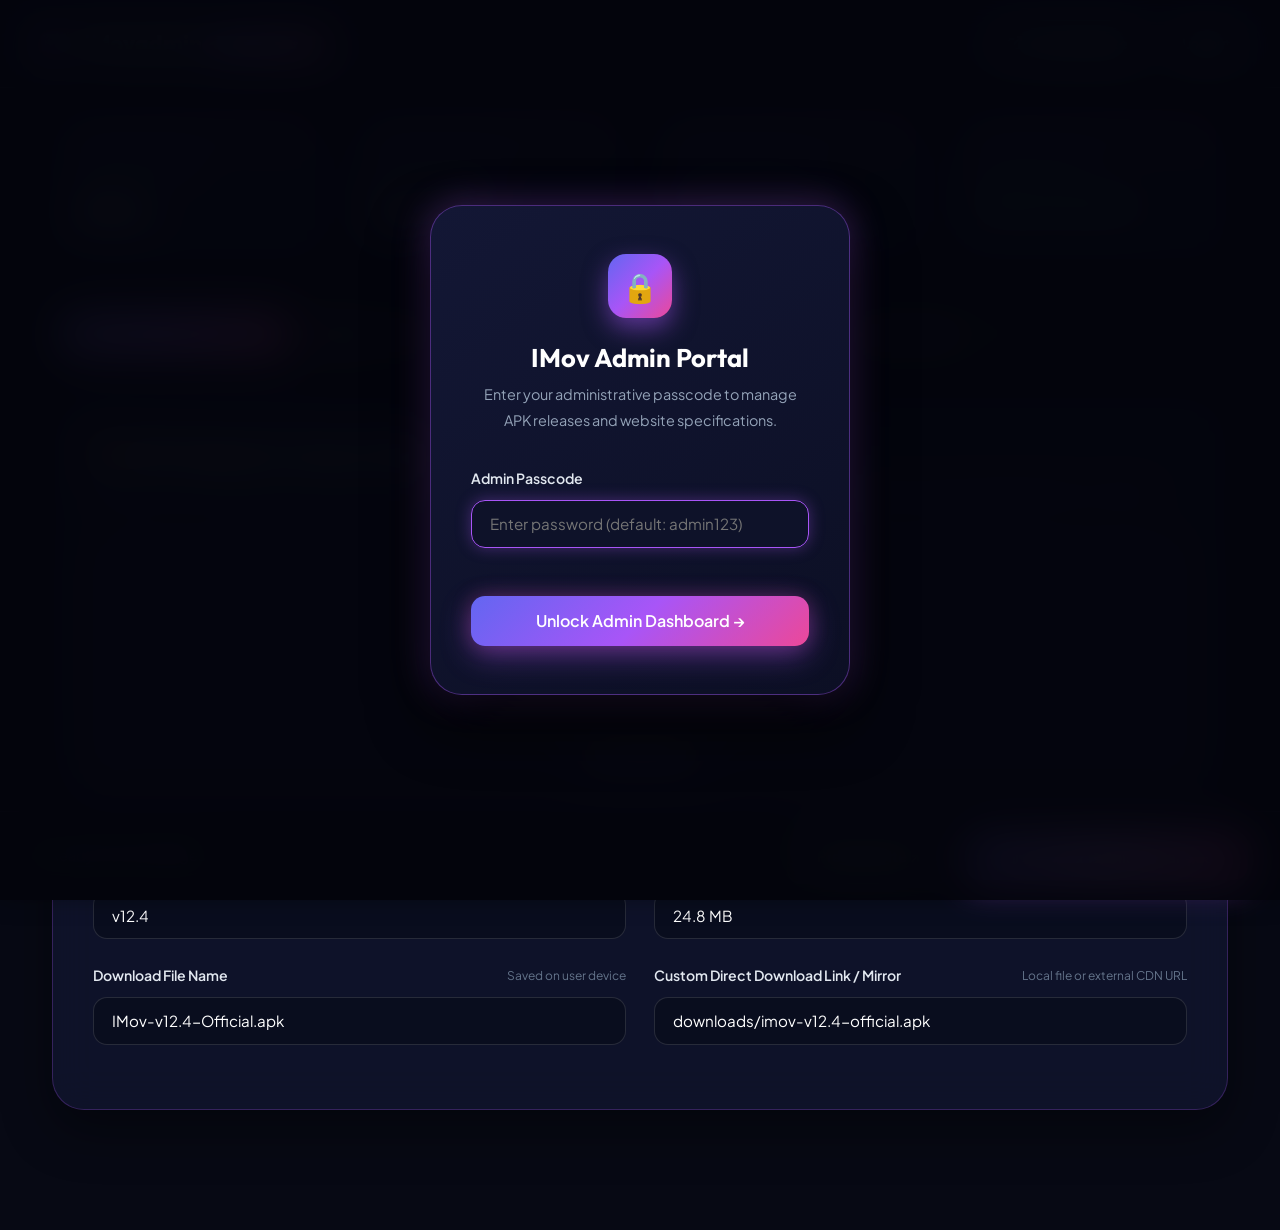
<file: imovadmin.html>
<!DOCTYPE html>
<html lang="en">
<head>
  <meta charset="UTF-8">
  <meta http-equiv="X-UA-Compatible" content="IE=edge">
  <meta name="viewport" content="width=device-width, initial-scale=1.0">
  <title>IMovadmin - Website &amp; APK Management Center</title>
  <meta name="robots" content="noindex, nofollow">

  <!-- Favicon -->
  <link rel="icon" type="image/png" href="assets/images/favicon.png">

  <!-- Fonts -->
  <link rel="preconnect" href="https://fonts.googleapis.com">
  <link rel="preconnect" href="https://fonts.gstatic.com" crossorigin>
  <link href="https://fonts.googleapis.com/css2?family=Outfit:wght@400;500;600;700;800&family=Plus+Jakarta+Sans:wght@300;400;500;600;700;800&display=swap" rel="stylesheet">

  <!-- Stylesheets -->
  <link rel="stylesheet" href="assets/css/style.css">
  <link rel="stylesheet" href="assets/css/animations.css">
  <link rel="stylesheet" href="assets/css/admin.css">
</head>

<body class="admin-body">
  <!-- Security Passcode Modal Gate -->
  <div class="auth-overlay" id="auth-overlay">
    <div class="auth-card">
      <div class="auth-lock-icon">🔒</div>
      <h2 style="font-size: 1.6rem; margin-bottom: 0.5rem; color: #fff;">IMov Admin Portal</h2>
      <p style="font-size: 0.9rem; color: var(--text-secondary); margin-bottom: 2rem;">
        Enter your administrative passcode to manage APK releases and website specifications.
      </p>

      <form id="auth-form">
        <div class="form-group" style="text-align: left;">
          <label class="form-label" for="admin-passcode-input">Admin Passcode</label>
          <input type="password" id="admin-passcode-input" class="form-input" placeholder="Enter password (default: admin123)" required autocomplete="current-password" autofocus>
        </div>
        <p class="auth-error-msg" id="auth-error">Incorrect passcode. Please try again.</p>

        <button type="submit" class="btn btn-primary" style="width: 100%; margin-top: 1.5rem; padding: 0.9rem;">
          <span>Unlock Admin Dashboard &rarr;</span>
        </button>
      </form>
    </div>
  </div>

  <!-- Header & Navigation -->
  <header class="admin-navbar">
    <div class="admin-brand">
      <img src="assets/images/imov-icon.png" alt="IMov Logo" style="width: 38px; height: 38px; border-radius: 10px;">
      <div>
        <span class="admin-brand-title">IMovadmin</span>
        <span class="admin-badge">Control Center</span>
      </div>
    </div>

    <div class="admin-actions">
      <a href="index.html" target="_blank" class="btn btn-secondary" style="font-size: 0.88rem; padding: 0.6rem 1.25rem;">
        <svg width="16" height="16" viewBox="0 0 24 24" fill="none" stroke="currentColor" stroke-width="2">
          <path d="M18 13v6a2 2 0 0 1-2 2H5a2 2 0 0 1-2-2V8a2 2 0 0 1 2-2h6"></path>
          <polyline points="15 3 21 3 21 9"></polyline>
          <line x1="10" y1="14" x2="21" y2="3"></line>
        </svg>
        <span>View Live Site</span>
      </a>

      <button id="admin-logout-btn" class="btn btn-secondary" style="font-size: 0.88rem; padding: 0.6rem 1rem;">
        <span>Logout</span>
      </button>
    </div>
  </header>

  <!-- Main Container -->
  <main class="container" style="margin-top: 2rem;">
    <!-- Dashboard Stats Grid -->
    <section class="admin-stats-grid">
      <div class="admin-stat-card">
        <div class="admin-stat-label">Live App Version</div>
        <div class="admin-stat-value" id="metric-version">v12.4</div>
      </div>

      <div class="admin-stat-card">
        <div class="admin-stat-label">APK Package Size</div>
        <div class="admin-stat-value" id="metric-size">24.8 MB</div>
      </div>

      <div class="admin-stat-card">
        <div class="admin-stat-label">Minimum Target OS</div>
        <div class="admin-stat-value" id="metric-os">Android 5.0+</div>
      </div>

      <div class="admin-stat-card">
        <div class="admin-stat-label">Active APK Link</div>
        <div class="admin-stat-value" id="metric-source" style="font-size: 1.35rem; color: #34d399;">Official Local</div>
      </div>
    </section>

    <!-- Admin Tabs Bar -->
    <nav class="admin-tabs-nav" aria-label="Admin Navigation Tabs">
      <button class="admin-tab-btn active" data-tab="tab-apk-manager">
        <span>📦 APK Upload &amp; Version</span>
      </button>
      <button class="admin-tab-btn" data-tab="tab-specs-editor">
        <span>📋 Specifications Section</span>
      </button>
      <button class="admin-tab-btn" data-tab="tab-content-editor">
        <span>📢 Announcements &amp; Hero</span>
      </button>
      <button class="admin-tab-btn" data-tab="tab-backup-restore">
        <span>⚙️ Backup &amp; Reset</span>
      </button>
    </nav>

    <!-- =====================================================================
         TAB 1: APK File Upload & Version Controller
         ===================================================================== -->
    <section class="admin-panel-card admin-tab-content" id="tab-apk-manager">
      <h2 class="panel-title">
        <span>📦 APK Upload &amp; Version Manager</span>
      </h2>
      <p class="panel-desc">
        Upload a new compiled Android APK package. The file name and size will be detected automatically and synced to every download button on the site.
      </p>

      <!-- Drag & Drop Zone -->
      <div class="apk-dropzone" id="apk-dropzone">
        <input type="file" id="apk-file-input" class="file-input-hidden" accept=".apk,application/vnd.android.package-archive">
        <div class="dropzone-icon">📁</div>
        <h3 class="dropzone-title">Drag &amp; Drop New APK File Here</h3>
        <p class="dropzone-text">or click to browse your computer (.apk files)</p>
        <span class="btn btn-secondary" style="pointer-events: none; font-size: 0.85rem; padding: 0.5rem 1.25rem;">
          Select APK File
        </span>

        <div class="selected-file-badge" id="selected-file-badge">
          <svg width="18" height="18" viewBox="0 0 24 24" fill="none" stroke="currentColor" stroke-width="3">
            <polyline points="20 6 9 17 4 12"></polyline>
          </svg>
          <span id="selected-file-name">Selected APK: imov-v12.4.apk (24.8 MB)</span>
        </div>

        <div>
          <button id="test-download-apk-btn" type="button" class="btn btn-secondary" style="display:none; margin-top: 1rem; font-size: 0.88rem; padding: 0.55rem 1.35rem; align-items: center; gap: 0.5rem;">
            <span>📥 Test Download Stored APK</span>
          </button>
        </div>
      </div>

      <!-- Version & Download Fields -->
      <div class="form-grid-2">
        <div class="form-group">
          <label class="form-label" for="input-app-version">
            <span>App Version Tag</span>
            <span class="form-label-hint">e.g. v12.4, v13.0</span>
          </label>
          <input type="text" id="input-app-version" class="form-input" placeholder="v12.4">
        </div>

        <div class="form-group">
          <label class="form-label" for="input-file-size">
            <span>APK File Size</span>
            <span class="form-label-hint">e.g. 24.8 MB, 28.5 MB</span>
          </label>
          <input type="text" id="input-file-size" class="form-input" placeholder="24.8 MB">
        </div>
      </div>

      <div class="form-grid-2">
        <div class="form-group">
          <label class="form-label" for="input-apk-filename">
            <span>Download File Name</span>
            <span class="form-label-hint">Saved on user device</span>
          </label>
          <input type="text" id="input-apk-filename" class="form-input" placeholder="IMov-v12.4-Official.apk">
        </div>

        <div class="form-group">
          <label class="form-label" for="input-apk-download-url">
            <span>Custom Direct Download Link / Mirror</span>
            <span class="form-label-hint">Local file or external CDN URL</span>
          </label>
          <input type="text" id="input-apk-download-url" class="form-input" placeholder="downloads/imov-v12.4-official.apk">
        </div>
      </div>
    </section>

    <!-- =====================================================================
         TAB 2: IMov Specifications Section Editor
         ===================================================================== -->
    <section class="admin-panel-card admin-tab-content" id="tab-specs-editor" style="display: none;">
      <h2 class="panel-title">
        <span>📋 IMOV Specifications Section Editor</span>
      </h2>
      <p class="panel-desc">
        Edit all parameters shown in the glassmorphic specifications table on the homepage. Any modification saved here updates the site instantly.
      </p>

      <div class="form-grid-2">
        <div class="form-group">
          <label class="form-label" for="input-spec-app-name">App Display Name</label>
          <input type="text" id="input-spec-app-name" class="form-input" placeholder="IMOV">
        </div>

        <div class="form-group">
          <label class="form-label" for="input-spec-version">Specification Version String</label>
          <input type="text" id="input-spec-version" class="form-input" placeholder="v12.4 (Latest 2026 Edition)">
        </div>
      </div>

      <div class="form-grid-2">
        <div class="form-group">
          <label class="form-label" for="input-spec-size">File Size String</label>
          <input type="text" id="input-spec-size" class="form-input" placeholder="24.8 MB (Ultra-Lightweight)">
        </div>

        <div class="form-group">
          <label class="form-label" for="input-spec-os">Operating System Requirements</label>
          <input type="text" id="input-spec-os" class="form-input" placeholder="Android 5.0 to Android 16+">
        </div>
      </div>

      <div class="form-grid-2">
        <div class="form-group">
          <label class="form-label" for="input-spec-license">License &amp; Pricing Status</label>
          <input type="text" id="input-spec-license" class="form-input" placeholder="100% Free (No In-App Purchases)">
        </div>

        <div class="form-group">
          <label class="form-label" for="input-spec-root">Root Requirement</label>
          <input type="text" id="input-spec-root" class="form-input" placeholder="No Root Required">
        </div>
      </div>

      <div class="form-grid-2">
        <div class="form-group">
          <label class="form-label" for="input-spec-category">App Category</label>
          <input type="text" id="input-spec-category" class="form-input" placeholder="Movies &amp; Web Series Streaming">
        </div>

        <div class="form-group">
          <label class="form-label" for="input-spec-package">Android Package Name (Application ID)</label>
          <input type="text" id="input-spec-package" class="form-input" placeholder="com.imov.entertainment.official">
        </div>
      </div>

      <div class="form-grid-2">
        <div class="form-group">
          <label class="form-label" for="input-spec-languages">Audio &amp; Subtitles</label>
          <input type="text" id="input-spec-languages" class="form-input" placeholder="Hindi, English, Spanish + 40 Languages">
        </div>

        <div class="form-group">
          <label class="form-label" for="input-spec-safety">Safety Check Status</label>
          <input type="text" id="input-spec-safety" class="form-input" placeholder="Passed (0 Security Threats)">
        </div>
      </div>

      <div class="form-group">
        <label class="form-label" for="input-spec-updated">Last Updated Stamp</label>
        <input type="text" id="input-spec-updated" class="form-input" placeholder="Latest 2026 Edition">
      </div>
    </section>

    <!-- =====================================================================
         TAB 3: Content & Announcements
         ===================================================================== -->
    <section class="admin-panel-card admin-tab-content" id="tab-content-editor" style="display: none;">
      <h2 class="panel-title">
        <span>📢 Announcements &amp; Hero Content</span>
      </h2>
      <p class="panel-desc">
        Change the top announcement banner text and main headline copy across the home screen.
      </p>

      <div class="form-group">
        <label class="form-label" for="input-announcement">Top Announcement Banner</label>
        <input type="text" id="input-announcement" class="form-input" placeholder="⚡ NEW RELEASE: IMov v12.4 is now live with 4K Cinema Streaming &amp; Ad-Free Player!">
      </div>

      <div class="form-group">
        <label class="form-label" for="input-hero-title">Main Hero Title</label>
        <input type="text" id="input-hero-title" class="form-input" placeholder="Stream Any Movie &amp; Web Series">
      </div>

      <div class="form-group">
        <label class="form-label" for="input-hero-subtitle">Hero Subtitle &amp; Description</label>
        <textarea id="input-hero-subtitle" class="form-textarea" placeholder="Experience cinema-grade entertainment in stunning 4K Ultra HD &amp; Dolby Atmos..."></textarea>
      </div>
    </section>

    <!-- =====================================================================
         TAB 4: Backup, Export & Reset
         ===================================================================== -->
    <section class="admin-panel-card admin-tab-content" id="tab-backup-restore" style="display: none;">
      <h2 class="panel-title">
        <span>⚙️ Backup, Import &amp; Factory Reset</span>
      </h2>
      <p class="panel-desc">
        Save a local JSON backup of your current configuration, restore a previous backup, or reset all values to factory defaults.
      </p>

      <div class="form-grid-2">
        <div style="background: rgba(255, 255, 255, 0.03); padding: 1.5rem; border-radius: var(--radius-lg); border: 1px solid var(--border-glass);">
          <h4 style="font-size: 1.1rem; margin-bottom: 0.5rem; color: #fff;">Export Configuration</h4>
          <p style="font-size: 0.88rem; color: var(--text-secondary); margin-bottom: 1.25rem;">
            Download a JSON file containing all customized version, specifications, and text values.
          </p>
          <button id="export-config-btn" class="btn btn-secondary">
            <span>📥 Download Backup JSON</span>
          </button>
        </div>

        <div style="background: rgba(255, 255, 255, 0.03); padding: 1.5rem; border-radius: var(--radius-lg); border: 1px solid var(--border-glass);">
          <h4 style="font-size: 1.1rem; margin-bottom: 0.5rem; color: #fff;">Import Backup</h4>
          <p style="font-size: 0.88rem; color: var(--text-secondary); margin-bottom: 1.25rem;">
            Restore your previously exported configuration JSON file into the system.
          </p>
          <label class="btn btn-secondary" style="cursor: pointer;">
            <span>📤 Upload JSON File</span>
            <input type="file" id="import-config-file" accept=".json,application/json" style="display: none;">
          </label>
        </div>
      </div>

      <div style="margin-top: 2rem; padding: 1.5rem; border-radius: var(--radius-lg); background: rgba(239, 68, 68, 0.08); border: 1px solid rgba(239, 68, 68, 0.3);">
        <h4 style="font-size: 1.1rem; color: #f87171; margin-bottom: 0.5rem;">⚠️ Factory Reset</h4>
        <p style="font-size: 0.88rem; color: #cbd5e1; margin-bottom: 1.25rem;">
          Reset all specifications, versions, download links, and announcements back to original factory defaults.
        </p>
        <button id="reset-config-btn" class="btn" style="background: #ef4444; color: #fff;">
          <span>Reset All Details to Defaults</span>
        </button>
      </div>
    </section>
  </main>

  <!-- Sticky Bottom Save Toolbar -->
  <aside class="admin-sticky-bar" aria-label="Admin save bar">
    <div class="admin-sticky-inner">
      <div class="save-status-indicator" id="save-status-text">
        <span class="pulsing-dot"></span>
        <span>Ready to save changes</span>
      </div>

      <div style="display: flex; gap: 1rem; align-items: center;">
        <a href="index.html" target="_blank" class="btn btn-secondary" style="font-size: 0.92rem;">
          <span>Preview Site ↗</span>
        </a>

        <button id="admin-save-all-btn" class="btn btn-primary btn-shimmer" style="padding: 0.85rem 2.2rem; font-size: 1rem; font-weight: 700;">
          <svg width="18" height="18" viewBox="0 0 24 24" fill="none" stroke="currentColor" stroke-width="2.5">
            <path d="M19 21H5a2 2 0 0 1-2-2V5a2 2 0 0 1 2-2h11l5 5v11a2 2 0 0 1-2 2z"></path>
            <polyline points="17 21 17 13 7 13 7 21"></polyline>
            <polyline points="7 3 7 8 15 8"></polyline>
          </svg>
          <span>Save &amp; Publish Changes</span>
        </button>
      </div>
    </div>
  </aside>

  <!-- Scripts -->
  <script src="assets/js/apk-storage.js"></script>
  <script src="assets/js/config.js"></script>
  <script src="assets/js/admin.js"></script>
</body>
</html>
</file>
<file: assets/css/style.css>
/* ==========================================================================
   IMov - Modern Streaming APK Landing Page Stylesheet
   Theme: Deep Space Cinema Dark with Neon Violet & Radiant Magenta Glow
   ========================================================================== */

:root {
  /* Color Palette */
  --bg-primary: #070913;
  --bg-secondary: #0d1024;
  --bg-card: rgba(18, 22, 48, 0.7);
  --bg-card-hover: rgba(28, 34, 72, 0.85);
  --bg-glass: rgba(255, 255, 255, 0.04);
  --border-glass: rgba(255, 255, 255, 0.1);
  --border-glow: rgba(168, 85, 247, 0.4);

  /* Gradients */
  --grad-primary: linear-gradient(135deg, #6366f1 0%, #a855f7 50%, #ec4899 100%);
  --grad-primary-hover: linear-gradient(135deg, #4f46e5 0%, #9333ea 50%, #db2777 100%);
  --grad-accent: linear-gradient(135deg, #06b6d4 0%, #3b82f6 100%);
  --grad-success: linear-gradient(135deg, #10b981 0%, #059669 100%);
  --grad-card: linear-gradient(145deg, rgba(25, 30, 65, 0.6) 0%, rgba(12, 15, 35, 0.8) 100%);
  --grad-text: linear-gradient(135deg, #ffffff 30%, #e0e7ff 60%, #f472b6 100%);
  --grad-text-glow: linear-gradient(135deg, #a78bfa 0%, #ec4899 100%);

  /* Neon Glows */
  --glow-pink: 0 0 35px rgba(236, 72, 153, 0.35);
  --glow-purple: 0 0 35px rgba(168, 85, 247, 0.35);
  --glow-indigo: 0 0 35px rgba(99, 102, 241, 0.35);
  --glow-btn: 0 10px 30px rgba(168, 85, 247, 0.4), 0 0 20px rgba(236, 72, 153, 0.25);

  /* Typography */
  --font-main: 'Plus Jakarta Sans', system-ui, -apple-system, BlinkMacSystemFont, 'Segoe UI', Roboto, sans-serif;
  --font-heading: 'Outfit', var(--font-main);

  /* Text Colors */
  --text-primary: #ffffff;
  --text-secondary: #94a3b8;
  --text-muted: #64748b;
  --text-highlight: #c084fc;

  /* Spacing & Layout */
  --max-width: 1240px;
  --radius-sm: 8px;
  --radius-md: 14px;
  --radius-lg: 22px;
  --radius-xl: 32px;
  --radius-full: 9999px;
  
  --transition-fast: 0.2s cubic-bezier(0.4, 0, 0.2, 1);
  --transition-normal: 0.3s cubic-bezier(0.4, 0, 0.2, 1);
  --transition-slow: 0.5s cubic-bezier(0.4, 0, 0.2, 1);
}

/* Reset & Base Setup */
*, *::before, *::after {
  box-sizing: border-box;
  margin: 0;
  padding: 0;
}

html {
  scroll-behavior: smooth;
  font-size: 16px;
  overflow-x: hidden;
}

body {
  font-family: var(--font-main);
  background-color: var(--bg-primary);
  color: var(--text-primary);
  line-height: 1.8;
  overflow-x: hidden;
  position: relative;
  min-height: 100vh;
  -webkit-font-smoothing: antialiased;
  -moz-osx-font-smoothing: grayscale;
}

/* Background Ambient Lighting & Noise */
#ambient-canvas {
  position: fixed;
  top: 0;
  left: 0;
  width: 100%;
  height: 100%;
  pointer-events: none;
  z-index: 0;
  opacity: 0.6;
}

.ambient-glow {
  position: absolute;
  border-radius: 50%;
  filter: blur(140px);
  pointer-events: none;
  z-index: 0;
}

.glow-top-left {
  top: -150px;
  left: -100px;
  width: 600px;
  height: 600px;
  background: radial-gradient(circle, rgba(99, 102, 241, 0.25) 0%, transparent 70%);
}

.glow-top-right {
  top: 100px;
  right: -150px;
  width: 650px;
  height: 650px;
  background: radial-gradient(circle, rgba(236, 72, 153, 0.22) 0%, transparent 70%);
}

.glow-center {
  top: 45%;
  left: 50%;
  transform: translate(-50%, -50%);
  width: 750px;
  height: 750px;
  background: radial-gradient(circle, rgba(168, 85, 247, 0.15) 0%, transparent 70%);
}

/* Content Container */
.container {
  width: 100%;
  max-width: var(--max-width);
  margin: 0 auto;
  padding: 0 2rem;
  position: relative;
  z-index: 1;
}

/* Typography Helpers */
h1, h2, h3, h4, h5, h6 {
  font-family: var(--font-heading);
  font-weight: 700;
  color: var(--text-primary);
  line-height: 1.25;
}

.text-gradient {
  background: var(--grad-primary);
  -webkit-background-clip: text;
  -webkit-text-fill-color: transparent;
  display: inline-block;
}

.text-gradient-pink {
  background: linear-gradient(135deg, #ec4899 0%, #f43f5e 100%);
  -webkit-background-clip: text;
  -webkit-text-fill-color: transparent;
}

.section-header {
  text-align: center;
  max-width: 780px;
  margin: 0 auto 4.5rem auto;
}

.section-tag {
  display: inline-flex;
  align-items: center;
  gap: 0.5rem;
  padding: 0.45rem 1.15rem;
  background: rgba(168, 85, 247, 0.12);
  border: 1px solid rgba(168, 85, 247, 0.3);
  border-radius: var(--radius-full);
  color: var(--text-highlight);
  font-size: 0.85rem;
  font-weight: 600;
  text-transform: uppercase;
  letter-spacing: 1.2px;
  margin-bottom: 1.25rem;
}

.section-title {
  font-size: 2.6rem;
  margin-bottom: 1.25rem;
  letter-spacing: -0.5px;
  line-height: 1.25;
}

.section-subtitle {
  font-size: 1.15rem;
  color: var(--text-secondary);
  line-height: 1.75;
}

/* Links & Buttons */
a {
  color: inherit;
  text-decoration: none;
  transition: var(--transition-fast);
}

.btn {
  display: inline-flex;
  align-items: center;
  justify-content: center;
  gap: 0.75rem;
  padding: 0.85rem 1.8rem;
  border-radius: var(--radius-md);
  font-family: var(--font-main);
  font-size: 1rem;
  font-weight: 600;
  cursor: pointer;
  border: none;
  outline: none;
  transition: all var(--transition-normal);
  text-align: center;
  position: relative;
  overflow: hidden;
}

.btn-primary {
  background: var(--grad-primary);
  color: #ffffff;
  box-shadow: var(--glow-btn);
}

.btn-primary:hover {
  background: var(--grad-primary-hover);
  transform: translateY(-2px);
  box-shadow: 0 14px 35px rgba(168, 85, 247, 0.5), 0 0 25px rgba(236, 72, 153, 0.35);
}

.btn-primary:active {
  transform: translateY(0);
}

.btn-secondary {
  background: rgba(255, 255, 255, 0.06);
  border: 1px solid var(--border-glass);
  color: #ffffff;
  backdrop-filter: blur(10px);
}

.btn-secondary:hover {
  background: rgba(255, 255, 255, 0.12);
  border-color: rgba(255, 255, 255, 0.25);
  transform: translateY(-2px);
}

.btn-large {
  padding: 1.15rem 2.2rem;
  font-size: 1.15rem;
  border-radius: var(--radius-lg);
}

.btn-icon {
  width: 24px;
  height: 24px;
  flex-shrink: 0;
}

/* ==========================================================================
   Announcement Bar
   ========================================================================== */
.announcement-bar {
  background: linear-gradient(90deg, #4f46e5 0%, #7c3aed 50%, #db2777 100%);
  padding: 0.5rem 1rem;
  font-size: 0.88rem;
  font-weight: 600;
  text-align: center;
  position: relative;
  z-index: 100;
}

.announcement-bar a {
  color: #fff;
  text-decoration: underline;
  margin-left: 0.5rem;
}

.announcement-bar a:hover {
  opacity: 0.9;
}

/* ==========================================================================
   Header & Navigation
   ========================================================================== */
.site-header {
  position: sticky;
  top: 0;
  width: 100%;
  z-index: 99;
  background: rgba(7, 9, 19, 0.85);
  backdrop-filter: blur(20px);
  -webkit-backdrop-filter: blur(20px);
  border-bottom: 1px solid rgba(255, 255, 255, 0.08);
  transition: background-color var(--transition-normal);
}

.site-header.scrolled {
  background: rgba(7, 9, 19, 0.96);
  box-shadow: 0 10px 30px rgba(0, 0, 0, 0.5);
}

.navbar {
  display: flex;
  align-items: center;
  justify-content: space-between;
  height: 80px;
}

.nav-brand {
  display: flex;
  align-items: center;
  gap: 0.85rem;
}

.nav-logo-img {
  width: 44px;
  height: 44px;
  border-radius: 12px;
  box-shadow: 0 0 18px rgba(168, 85, 247, 0.4);
  transition: transform var(--transition-fast);
}

.nav-brand:hover .nav-logo-img {
  transform: scale(1.05) rotate(-3deg);
}

.nav-brand-text {
  font-family: var(--font-heading);
  font-size: 1.6rem;
  font-weight: 800;
  letter-spacing: -0.5px;
}

.nav-brand-badge {
  font-size: 0.65rem;
  padding: 0.2rem 0.5rem;
  background: var(--grad-primary);
  border-radius: var(--radius-sm);
  color: #fff;
  margin-left: 0.4rem;
  font-weight: 700;
  vertical-align: middle;
  text-transform: uppercase;
}

.nav-links {
  display: flex;
  align-items: center;
  gap: 2rem;
  list-style: none;
}

.nav-links a {
  color: var(--text-secondary);
  font-size: 0.95rem;
  font-weight: 500;
  position: relative;
  padding: 0.25rem 0;
}

.nav-links a::after {
  content: '';
  position: absolute;
  bottom: 0;
  left: 0;
  width: 0;
  height: 2px;
  background: var(--grad-primary);
  transition: width var(--transition-fast);
  border-radius: 2px;
}

.nav-links a:hover {
  color: #ffffff;
}

.nav-links a:hover::after {
  width: 100%;
}

.nav-cta {
  display: flex;
  align-items: center;
  gap: 1rem;
}

.nav-btn-download {
  padding: 0.65rem 1.4rem;
  font-size: 0.9rem;
  border-radius: var(--radius-full);
}

.pulsing-dot {
  width: 8px;
  height: 8px;
  background-color: #22c55e;
  border-radius: 50%;
  box-shadow: 0 0 0 0 rgba(34, 197, 94, 0.7);
  animation: pulse-green 2s infinite;
}

/* Mobile Toggle Hamburger */
.mobile-toggle {
  display: none;
  background: transparent;
  border: none;
  cursor: pointer;
  padding: 0.5rem;
  z-index: 101;
}

.hamburger-box {
  width: 28px;
  height: 20px;
  display: flex;
  flex-direction: column;
  justify-content: space-between;
}

.hamburger-line {
  display: block;
  height: 2.5px;
  width: 100%;
  background: #ffffff;
  border-radius: 2px;
  transition: all var(--transition-fast);
}

/* ==========================================================================
   Hero Section
   ========================================================================== */
.hero-section {
  padding: 6.5rem 0 6rem 0;
  position: relative;
  overflow: hidden;
}

.hero-grid {
  display: grid;
  grid-template-columns: 1.15fr 0.85fr;
  align-items: center;
  gap: 4.5rem;
}

.hero-content {
  position: relative;
  z-index: 2;
}

.hero-badge-pill {
  display: inline-flex;
  align-items: center;
  gap: 0.6rem;
  padding: 0.45rem 1.1rem;
  background: rgba(168, 85, 247, 0.12);
  border: 1px solid rgba(168, 85, 247, 0.35);
  border-radius: var(--radius-full);
  font-size: 0.88rem;
  font-weight: 600;
  color: #e9d5ff;
  margin-bottom: 1.75rem;
}

.hero-badge-pill .pill-star {
  color: #fbbf24;
}

.hero-title {
  font-size: 3.6rem;
  font-weight: 800;
  line-height: 1.15;
  letter-spacing: -1px;
  margin-bottom: 1.75rem;
}

.hero-desc {
  font-size: 1.2rem;
  color: var(--text-secondary);
  line-height: 1.8;
  margin-bottom: 2.75rem;
  max-width: 620px;
}

.hero-actions {
  display: flex;
  flex-wrap: wrap;
  align-items: center;
  gap: 1.5rem;
  margin-bottom: 3rem;
}

.btn-apk-main {
  padding: 1.1rem 2.2rem;
  font-size: 1.1rem;
  font-weight: 700;
  border-radius: var(--radius-lg);
  display: inline-flex;
  flex-direction: column;
  align-items: flex-start;
  min-width: 250px;
}

.btn-apk-main .btn-label {
  display: flex;
  align-items: center;
  gap: 0.75rem;
  font-size: 1.15rem;
}

.btn-apk-main .btn-meta {
  font-size: 0.78rem;
  font-weight: 500;
  opacity: 0.9;
  margin-top: 0.2rem;
  padding-left: 2rem;
}

/* Security Verification Badges */
.security-strip {
  display: flex;
  align-items: center;
  flex-wrap: wrap;
  gap: 1.25rem;
  padding-top: 1.5rem;
  border-top: 1px solid rgba(255, 255, 255, 0.08);
}

.security-label {
  font-size: 0.85rem;
  color: var(--text-muted);
  font-weight: 600;
  text-transform: uppercase;
  letter-spacing: 0.5px;
}

.security-badges {
  display: flex;
  align-items: center;
  gap: 1rem;
  flex-wrap: wrap;
}

.trust-badge {
  display: inline-flex;
  align-items: center;
  gap: 0.4rem;
  font-size: 0.82rem;
  color: #cbd5e1;
  background: rgba(255, 255, 255, 0.05);
  padding: 0.35rem 0.75rem;
  border-radius: var(--radius-sm);
  border: 1px solid rgba(255, 255, 255, 0.08);
}

.trust-badge svg {
  color: #10b981;
}

/* Hero Showcase / Phone Mockup */
.hero-mockup-wrap {
  position: relative;
  display: flex;
  justify-content: center;
  align-items: center;
}

.mockup-glow-back {
  position: absolute;
  width: 320px;
  height: 520px;
  background: var(--grad-primary);
  opacity: 0.3;
  filter: blur(80px);
  border-radius: 40px;
  z-index: 1;
}

.phone-device {
  position: relative;
  width: 310px;
  height: 610px;
  background: #000;
  border-radius: 48px;
  border: 7px solid #272a3d;
  box-shadow: 0 25px 60px rgba(0, 0, 0, 0.8), 0 0 30px rgba(168, 85, 247, 0.3);
  overflow: hidden;
  z-index: 2;
  transition: transform var(--transition-normal);
}

.phone-device:hover {
  transform: translateY(-8px) rotate(-1deg);
}

.phone-notch {
  position: absolute;
  top: 10px;
  left: 50%;
  transform: translateX(-50%);
  width: 100px;
  height: 22px;
  background: #111322;
  border-radius: 20px;
  z-index: 10;
  display: flex;
  align-items: center;
  justify-content: space-around;
  padding: 0 10px;
}

.phone-camera {
  width: 9px;
  height: 9px;
  background: #25283f;
  border-radius: 50%;
}

.phone-speaker {
  width: 45px;
  height: 4px;
  background: #25283f;
  border-radius: 2px;
}

/* Phone Screen UI */
.phone-screen {
  width: 100%;
  height: 100%;
  background: #090b16;
  padding: 2.2rem 0.85rem 1rem 0.85rem;
  overflow-y: hidden;
  display: flex;
  flex-direction: column;
  gap: 0.8rem;
  font-size: 0.75rem;
}

.app-screen-nav {
  display: flex;
  align-items: center;
  justify-content: space-between;
}

.app-nav-left {
  display: flex;
  align-items: center;
  gap: 0.4rem;
}

.app-screen-logo {
  width: 24px;
  height: 24px;
  border-radius: 6px;
}

.app-screen-title {
  font-size: 0.85rem;
  font-weight: 800;
  background: var(--grad-primary);
  -webkit-background-clip: text;
  -webkit-text-fill-color: transparent;
}

.app-screen-search {
  padding: 0.3rem 0.6rem;
  background: rgba(255, 255, 255, 0.08);
  border-radius: 20px;
  font-size: 0.65rem;
  color: var(--text-muted);
}

/* Featured Hero Banner inside Phone */
.app-screen-banner {
  position: relative;
  height: 140px;
  border-radius: 16px;
  background: linear-gradient(180deg, rgba(0,0,0,0) 0%, rgba(9,11,22,0.95) 100%), 
              url('https://images.unsplash.com/photo-1536440136628-849c177e76a1?w=500&auto=format&fit=crop&q=80') center/cover;
  display: flex;
  flex-direction: column;
  justify-content: flex-end;
  padding: 0.8rem;
  box-shadow: 0 4px 15px rgba(0,0,0,0.4);
}

.app-banner-tag {
  display: inline-block;
  background: #e11d48;
  color: #fff;
  font-size: 0.58rem;
  font-weight: 700;
  padding: 0.15rem 0.45rem;
  border-radius: 4px;
  width: fit-content;
  margin-bottom: 0.3rem;
  text-transform: uppercase;
}

.app-banner-title {
  font-size: 0.95rem;
  font-weight: 800;
  color: #fff;
  line-height: 1.1;
}

.app-banner-meta {
  display: flex;
  align-items: center;
  gap: 0.5rem;
  font-size: 0.65rem;
  color: #cbd5e1;
  margin-top: 0.2rem;
}

.app-chip-row {
  display: flex;
  gap: 0.4rem;
  overflow-x: hidden;
}

.app-chip {
  padding: 0.25rem 0.6rem;
  background: rgba(255, 255, 255, 0.08);
  border-radius: 12px;
  font-size: 0.65rem;
  font-weight: 600;
  white-space: nowrap;
  color: #e2e8f0;
}

.app-chip.active {
  background: var(--grad-primary);
  color: #fff;
}

/* Movie Poster mini row */
.app-screen-grid {
  display: grid;
  grid-template-columns: repeat(3, 1fr);
  gap: 0.5rem;
}

.app-poster-card {
  height: 110px;
  border-radius: 10px;
  position: relative;
  overflow: hidden;
  background-size: cover;
  background-position: center;
  display: flex;
  flex-direction: column;
  justify-content: flex-end;
  padding: 0.35rem;
  box-shadow: 0 4px 10px rgba(0,0,0,0.5);
}

.poster-1 { background-image: linear-gradient(180deg, transparent 50%, rgba(0,0,0,0.85) 100%), url('https://images.unsplash.com/photo-1517604931442-7e0c8ed2963c?w=300&auto=format&fit=crop&q=80'); }
.poster-2 { background-image: linear-gradient(180deg, transparent 50%, rgba(0,0,0,0.85) 100%), url('https://images.unsplash.com/photo-1489599849927-2ee91cede3ba?w=300&auto=format&fit=crop&q=80'); }
.poster-3 { background-image: linear-gradient(180deg, transparent 50%, rgba(0,0,0,0.85) 100%), url('https://images.unsplash.com/photo-1574375927938-d5a98e8ffe85?w=300&auto=format&fit=crop&q=80'); }

.poster-quality {
  position: absolute;
  top: 4px;
  right: 4px;
  font-size: 0.5rem;
  background: rgba(0,0,0,0.7);
  padding: 0.1rem 0.3rem;
  border-radius: 3px;
  color: #38bdf8;
  font-weight: 700;
}

.poster-title {
  font-size: 0.6rem;
  font-weight: 700;
  color: #fff;
  white-space: nowrap;
  overflow: hidden;
  text-overflow: ellipsis;
}

/* Floating Badges around mockup */
.floating-stat-card {
  position: absolute;
  padding: 0.75rem 1.1rem;
  background: rgba(22, 27, 56, 0.9);
  backdrop-filter: blur(15px);
  -webkit-backdrop-filter: blur(15px);
  border: 1px solid rgba(255, 255, 255, 0.12);
  border-radius: var(--radius-md);
  box-shadow: 0 15px 35px rgba(0, 0, 0, 0.4);
  z-index: 10;
  display: flex;
  align-items: center;
  gap: 0.75rem;
}

.float-card-1 {
  top: 15%;
  left: -45px;
  animation: float-slow 4s ease-in-out infinite;
}

.float-card-2 {
  bottom: 18%;
  right: -40px;
  animation: float-slow 4s ease-in-out infinite 2s;
}

.float-icon-box {
  width: 40px;
  height: 40px;
  border-radius: 10px;
  background: var(--grad-primary);
  display: flex;
  align-items: center;
  justify-content: center;
  color: #fff;
  font-size: 1.2rem;
}

.float-stat-num {
  font-size: 1.1rem;
  font-weight: 800;
  color: #fff;
  line-height: 1.1;
}

.float-stat-label {
  font-size: 0.75rem;
  color: var(--text-secondary);
}

/* ==========================================================================
   Stats Bar
   ========================================================================== */
.stats-section {
  padding: 3.5rem 0;
  position: relative;
  z-index: 5;
}

.stats-card-grid {
  display: grid;
  grid-template-columns: repeat(4, 1fr);
  gap: 2rem;
  background: var(--bg-card);
  backdrop-filter: blur(16px);
  -webkit-backdrop-filter: blur(16px);
  border: 1px solid var(--border-glass);
  border-radius: var(--radius-xl);
  padding: 2.8rem 3rem;
  box-shadow: 0 20px 40px rgba(0, 0, 0, 0.3);
}

.stat-item {
  text-align: center;
  position: relative;
}

.stat-item:not(:last-child)::after {
  content: '';
  position: absolute;
  top: 20%;
  right: 0;
  height: 60%;
  width: 1px;
  background: rgba(255, 255, 255, 0.1);
}

.stat-number {
  font-family: var(--font-heading);
  font-size: 2.5rem;
  font-weight: 800;
  background: var(--grad-primary);
  -webkit-background-clip: text;
  -webkit-text-fill-color: transparent;
  line-height: 1.1;
  margin-bottom: 0.35rem;
}

.stat-desc {
  font-size: 0.95rem;
  color: var(--text-secondary);
  font-weight: 500;
}

/* ==========================================================================
   Ambient Section Dividers (Eliminates Cramped/Cluttered Feel)
   ========================================================================== */
.specs-section,
.features-section,
.comparison-section,
.install-section,
.safety-section,
.testimonials-section,
.faq-section {
  position: relative;
}

.specs-section::before,
.features-section::before,
.comparison-section::before,
.install-section::before,
.safety-section::before,
.testimonials-section::before,
.faq-section::before {
  content: '';
  position: absolute;
  top: 0;
  left: 8%;
  right: 8%;
  height: 1px;
  background: radial-gradient(ellipse at center, rgba(168, 85, 247, 0.3) 0%, rgba(236, 72, 153, 0.12) 55%, transparent 85%);
  pointer-events: none;
}

/* ==========================================================================
   App Specifications Table
   ========================================================================== */
.specs-section {
  padding: 8.5rem 0;
}

.specs-card-wrap {
  display: grid;
  grid-template-columns: 1fr 1fr;
  gap: 3.5rem;
  background: var(--grad-card);
  backdrop-filter: blur(20px);
  -webkit-backdrop-filter: blur(20px);
  border: 1px solid var(--border-glass);
  border-radius: var(--radius-xl);
  padding: 3.8rem 3.5rem;
  position: relative;
  overflow: hidden;
  box-shadow: 0 25px 60px rgba(0, 0, 0, 0.4);
}

.specs-card-wrap::before {
  content: '';
  position: absolute;
  top: 0;
  left: 0;
  right: 0;
  height: 4px;
  background: var(--grad-primary);
}

.specs-left-header {
  display: flex;
  flex-direction: column;
  justify-content: space-between;
}

.specs-app-identity {
  display: flex;
  align-items: center;
  gap: 1.5rem;
  margin-bottom: 2rem;
}

.specs-app-icon {
  width: 90px;
  height: 90px;
  border-radius: 24px;
  box-shadow: 0 10px 30px rgba(168, 85, 247, 0.4);
}

.specs-app-name {
  font-size: 2.2rem;
  font-weight: 800;
}

.specs-badge-verified {
  display: inline-flex;
  align-items: center;
  gap: 0.4rem;
  background: rgba(16, 185, 129, 0.15);
  border: 1px solid rgba(16, 185, 129, 0.3);
  color: #34d399;
  font-size: 0.85rem;
  padding: 0.3rem 0.8rem;
  border-radius: var(--radius-full);
  font-weight: 600;
  margin-top: 0.4rem;
}

.specs-intro-text {
  font-size: 1.05rem;
  color: var(--text-secondary);
  line-height: 1.7;
  margin-bottom: 2rem;
}

.specs-table-container {
  width: 100%;
}

.specs-table {
  width: 100%;
  border-collapse: separate;
  border-spacing: 0 0.65rem;
}

.specs-table tr {
  background: rgba(255, 255, 255, 0.03);
  border-radius: var(--radius-md);
  transition: background var(--transition-fast);
}

.specs-table tr:hover {
  background: rgba(255, 255, 255, 0.07);
}

.specs-table td {
  padding: 1.15rem 1.5rem;
  font-size: 0.98rem;
}

.specs-table td:first-child {
  color: var(--text-secondary);
  font-weight: 500;
  border-top-left-radius: var(--radius-md);
  border-bottom-left-radius: var(--radius-md);
  width: 45%;
}

.specs-table td:last-child {
  color: #ffffff;
  font-weight: 700;
  text-align: right;
  border-top-right-radius: var(--radius-md);
  border-bottom-right-radius: var(--radius-md);
}

.specs-table .status-free {
  color: #34d399;
  background: rgba(16, 185, 129, 0.15);
  padding: 0.25rem 0.6rem;
  border-radius: var(--radius-sm);
}

/* ==========================================================================
   Download Hub Section
   ========================================================================== */
.download-section {
  padding: 8.5rem 0;
  position: relative;
}

.download-hub-card {
  background: linear-gradient(145deg, rgba(22, 28, 62, 0.85) 0%, rgba(13, 16, 38, 0.95) 100%);
  border: 1px solid rgba(168, 85, 247, 0.3);
  border-radius: var(--radius-xl);
  padding: 5rem 3.5rem;
  box-shadow: 0 20px 60px rgba(0, 0, 0, 0.6), 0 0 40px rgba(168, 85, 247, 0.15);
  text-align: center;
  max-width: 960px;
  margin: 0 auto;
  position: relative;
  overflow: hidden;
}

.download-hub-card::before {
  content: '';
  position: absolute;
  top: -50%;
  left: 50%;
  transform: translateX(-50%);
  width: 600px;
  height: 300px;
  background: radial-gradient(ellipse, rgba(168, 85, 247, 0.3) 0%, transparent 70%);
  pointer-events: none;
}

.dl-version-tag {
  display: inline-flex;
  align-items: center;
  gap: 0.5rem;
  font-size: 0.9rem;
  color: #c084fc;
  font-weight: 700;
  background: rgba(168, 85, 247, 0.15);
  padding: 0.35rem 1rem;
  border-radius: var(--radius-full);
  margin-bottom: 1.25rem;
}

.dl-main-title {
  font-size: 2.8rem;
  font-weight: 800;
  margin-bottom: 1rem;
}

.dl-main-subtitle {
  font-size: 1.15rem;
  color: var(--text-secondary);
  max-width: 600px;
  margin: 0 auto 2.5rem auto;
}

.dl-cta-box {
  display: flex;
  flex-direction: column;
  align-items: center;
  gap: 1.5rem;
  margin-bottom: 3rem;
}

.btn-download-hero {
  padding: 1.3rem 3.5rem;
  font-size: 1.35rem;
  font-weight: 800;
  border-radius: var(--radius-xl);
  background: var(--grad-primary);
  box-shadow: 0 15px 40px rgba(168, 85, 247, 0.5);
  transition: all var(--transition-normal);
}

.btn-download-hero:hover {
  transform: translateY(-3px) scale(1.02);
  box-shadow: 0 20px 50px rgba(236, 72, 153, 0.6);
}

.dl-sub-info {
  display: flex;
  align-items: center;
  justify-content: center;
  gap: 2rem;
  font-size: 0.9rem;
  color: var(--text-secondary);
}

.dl-sub-item {
  display: flex;
  align-items: center;
  gap: 0.4rem;
}

.dl-sub-item svg {
  color: #34d399;
}

/* Mirror Cards Grid */
.mirrors-grid {
  display: grid;
  grid-template-columns: repeat(3, 1fr);
  gap: 2rem;
  margin-top: 3.5rem;
  text-align: left;
}

.mirror-card {
  background: rgba(255, 255, 255, 0.04);
  border: 1px solid var(--border-glass);
  border-radius: var(--radius-lg);
  padding: 1.8rem;
  transition: all var(--transition-normal);
  display: flex;
  flex-direction: column;
  justify-content: space-between;
}

.mirror-card:hover {
  background: rgba(255, 255, 255, 0.08);
  border-color: rgba(168, 85, 247, 0.4);
  transform: translateY(-4px);
}

.mirror-header {
  display: flex;
  align-items: center;
  gap: 0.75rem;
  margin-bottom: 0.75rem;
}

.mirror-icon {
  width: 36px;
  height: 36px;
  border-radius: 10px;
  background: rgba(168, 85, 247, 0.2);
  display: flex;
  align-items: center;
  justify-content: center;
  color: #c084fc;
}

.mirror-name {
  font-size: 1.05rem;
  font-weight: 700;
  color: #fff;
}

.mirror-desc {
  font-size: 0.85rem;
  color: var(--text-secondary);
  margin-bottom: 1.25rem;
}

.btn-mirror {
  width: 100%;
  padding: 0.65rem 1rem;
  font-size: 0.88rem;
  border-radius: var(--radius-md);
  background: rgba(255, 255, 255, 0.08);
  border: 1px solid rgba(255, 255, 255, 0.15);
  color: #fff;
  cursor: pointer;
  transition: var(--transition-fast);
}

.btn-mirror:hover {
  background: var(--grad-primary);
  border-color: transparent;
}

/* ==========================================================================
   Features Section
   ========================================================================== */
.features-section {
  padding: 8.5rem 0;
}

.features-grid {
  display: grid;
  grid-template-columns: repeat(3, 1fr);
  gap: 2.5rem;
}

.feature-card {
  background: var(--bg-card);
  backdrop-filter: blur(16px);
  -webkit-backdrop-filter: blur(16px);
  border: 1px solid var(--border-glass);
  border-radius: var(--radius-xl);
  padding: 2.6rem 2.2rem;
  position: relative;
  transition: all var(--transition-normal);
  display: flex;
  flex-direction: column;
}

.feature-card:hover {
  background: var(--bg-card-hover);
  border-color: rgba(168, 85, 247, 0.4);
  transform: translateY(-6px);
  box-shadow: 0 20px 40px rgba(0, 0, 0, 0.5), 0 0 25px rgba(168, 85, 247, 0.2);
}

.feature-icon-wrapper {
  width: 58px;
  height: 58px;
  border-radius: 16px;
  background: var(--grad-primary);
  display: flex;
  align-items: center;
  justify-content: center;
  color: #fff;
  font-size: 1.5rem;
  margin-bottom: 1.5rem;
  box-shadow: 0 10px 20px rgba(168, 85, 247, 0.3);
}

.feature-title {
  font-size: 1.35rem;
  font-weight: 700;
  margin-bottom: 0.75rem;
  color: #ffffff;
}

.feature-desc {
  font-size: 0.98rem;
  color: var(--text-secondary);
  line-height: 1.75;
  margin-bottom: 1.5rem;
  flex-grow: 1;
}

.feature-highlight-pill {
  display: inline-flex;
  align-items: center;
  gap: 0.4rem;
  font-size: 0.8rem;
  font-weight: 600;
  color: #38bdf8;
  background: rgba(56, 189, 248, 0.1);
  padding: 0.25rem 0.65rem;
  border-radius: var(--radius-full);
  width: fit-content;
}

/* ==========================================================================
   Content Preview Showcase (Live Catalog)
   ========================================================================== */
.catalog-section {
  padding: 8.5rem 0;
}

.catalog-tabs-nav {
  display: flex;
  justify-content: center;
  align-items: center;
  gap: 1rem;
  flex-wrap: wrap;
  margin-bottom: 3.5rem;
}

.tab-btn {
  padding: 0.8rem 1.75rem;
  background: rgba(255, 255, 255, 0.05);
  border: 1px solid rgba(255, 255, 255, 0.1);
  color: var(--text-secondary);
  font-size: 0.95rem;
  font-weight: 600;
  border-radius: var(--radius-full);
  cursor: pointer;
  transition: all var(--transition-fast);
}

.tab-btn:hover {
  background: rgba(255, 255, 255, 0.1);
  color: #fff;
}

.tab-btn.active {
  background: var(--grad-primary);
  border-color: transparent;
  color: #fff;
  box-shadow: 0 6px 20px rgba(168, 85, 247, 0.4);
}

.catalog-cards-grid {
  display: grid;
  grid-template-columns: repeat(4, 1fr);
  gap: 2rem;
}

.movie-poster-card {
  position: relative;
  border-radius: var(--radius-lg);
  overflow: hidden;
  background: #111428;
  box-shadow: 0 10px 25px rgba(0, 0, 0, 0.4);
  transition: all var(--transition-normal);
  aspect-ratio: 2/3;
  cursor: pointer;
}

.movie-poster-card:hover {
  transform: translateY(-8px) scale(1.02);
  box-shadow: 0 20px 40px rgba(0, 0, 0, 0.6), 0 0 30px rgba(168, 85, 247, 0.3);
}

.poster-img {
  width: 100%;
  height: 100%;
  object-fit: cover;
  transition: transform var(--transition-slow);
}

.movie-poster-card:hover .poster-img {
  transform: scale(1.08);
}

.poster-overlay {
  position: absolute;
  inset: 0;
  background: linear-gradient(180deg, transparent 40%, rgba(9, 11, 24, 0.95) 100%);
  display: flex;
  flex-direction: column;
  justify-content: flex-end;
  padding: 1.25rem;
}

.poster-badge-wrap {
  position: absolute;
  top: 12px;
  left: 12px;
  right: 12px;
  display: flex;
  justify-content: space-between;
  align-items: center;
}

.badge-res {
  background: rgba(0, 0, 0, 0.7);
  backdrop-filter: blur(5px);
  color: #38bdf8;
  font-size: 0.7rem;
  font-weight: 800;
  padding: 0.2rem 0.5rem;
  border-radius: 4px;
}

.badge-rating {
  background: rgba(0, 0, 0, 0.7);
  backdrop-filter: blur(5px);
  color: #fbbf24;
  font-size: 0.75rem;
  font-weight: 700;
  padding: 0.2rem 0.5rem;
  border-radius: 4px;
  display: flex;
  align-items: center;
  gap: 0.25rem;
}

.poster-title-text {
  font-size: 1.1rem;
  font-weight: 800;
  color: #fff;
  line-height: 1.2;
  margin-bottom: 0.35rem;
}

.poster-meta-text {
  font-size: 0.8rem;
  color: var(--text-secondary);
}

.poster-play-btn {
  position: absolute;
  top: 50%;
  left: 50%;
  transform: translate(-50%, -50%) scale(0.7);
  width: 50px;
  height: 50px;
  border-radius: 50%;
  background: var(--grad-primary);
  display: flex;
  align-items: center;
  justify-content: center;
  color: #fff;
  opacity: 0;
  transition: all var(--transition-normal);
  box-shadow: 0 0 25px rgba(236, 72, 153, 0.7);
}

.movie-poster-card:hover .poster-play-btn {
  opacity: 1;
  transform: translate(-50%, -50%) scale(1);
}

/* ==========================================================================
   Comparison Section (IMov vs Paid OTT)
   ========================================================================== */
.comparison-section {
  padding: 8.5rem 0;
}

.comparison-table-wrapper {
  background: var(--bg-card);
  backdrop-filter: blur(16px);
  -webkit-backdrop-filter: blur(16px);
  border: 1px solid var(--border-glass);
  border-radius: var(--radius-xl);
  overflow: hidden;
  box-shadow: 0 20px 50px rgba(0, 0, 0, 0.4);
}

.comp-table {
  width: 100%;
  border-collapse: collapse;
  text-align: left;
}

.comp-table th,
.comp-table td {
  padding: 1.4rem 1.75rem;
  border-bottom: 1px solid rgba(255, 255, 255, 0.08);
}

.comp-table th {
  background: rgba(255, 255, 255, 0.04);
  font-size: 1.05rem;
  font-weight: 700;
  color: var(--text-secondary);
}

.comp-table th.col-imov,
.comp-table td.col-imov {
  background: rgba(168, 85, 247, 0.12);
  border-left: 2px solid var(--border-glow);
  border-right: 2px solid var(--border-glow);
}

.comp-table th.col-imov {
  color: #fff;
  font-size: 1.25rem;
  font-weight: 800;
}

.comp-table td {
  font-size: 0.95rem;
  color: #cbd5e1;
}

.check-yes {
  color: #10b981;
  font-weight: 700;
  display: inline-flex;
  align-items: center;
  gap: 0.4rem;
}

.check-no {
  color: #ef4444;
  font-weight: 600;
  display: inline-flex;
  align-items: center;
  gap: 0.4rem;
}

.badge-free-pill {
  background: var(--grad-success);
  color: #fff;
  font-weight: 800;
  padding: 0.35rem 0.8rem;
  border-radius: var(--radius-full);
  font-size: 0.85rem;
}

/* ==========================================================================
   Installation Guides Section
   ========================================================================== */
.install-section {
  padding: 8.5rem 0;
}

.install-tab-container {
  max-width: 980px;
  margin: 0 auto;
}

.install-device-nav {
  display: flex;
  justify-content: center;
  gap: 1.25rem;
  margin-bottom: 3.5rem;
  flex-wrap: wrap;
}

.device-tab-btn {
  display: inline-flex;
  align-items: center;
  gap: 0.6rem;
  padding: 0.85rem 1.8rem;
  border-radius: var(--radius-lg);
  background: rgba(255, 255, 255, 0.05);
  border: 1px solid var(--border-glass);
  color: var(--text-secondary);
  font-size: 1rem;
  font-weight: 600;
  cursor: pointer;
  transition: all var(--transition-fast);
}

.device-tab-btn:hover {
  background: rgba(255, 255, 255, 0.1);
  color: #fff;
}

.device-tab-btn.active {
  background: var(--grad-primary);
  border-color: transparent;
  color: #fff;
  box-shadow: var(--glow-btn);
}

.install-tab-pane {
  display: none;
}

.install-tab-pane.active {
  display: block;
  animation: fadeIn 0.4s ease-out;
}

.steps-flow-grid {
  display: grid;
  grid-template-columns: repeat(4, 1fr);
  gap: 2rem;
}

.step-card {
  background: var(--bg-card);
  backdrop-filter: blur(16px);
  -webkit-backdrop-filter: blur(16px);
  border: 1px solid var(--border-glass);
  border-radius: var(--radius-xl);
  padding: 2.5rem 1.8rem;
  position: relative;
  text-align: center;
  transition: all var(--transition-normal);
}

.step-card:hover {
  transform: translateY(-6px);
  border-color: rgba(168, 85, 247, 0.4);
  box-shadow: 0 15px 35px rgba(0, 0, 0, 0.4);
}

.step-number-badge {
  width: 44px;
  height: 44px;
  border-radius: 50%;
  background: var(--grad-primary);
  color: #fff;
  font-size: 1.25rem;
  font-weight: 800;
  display: flex;
  align-items: center;
  justify-content: center;
  margin: 0 auto 1.25rem auto;
  box-shadow: 0 6px 15px rgba(168, 85, 247, 0.4);
}

.step-title {
  font-size: 1.15rem;
  font-weight: 700;
  margin-bottom: 0.75rem;
  color: #fff;
}

.step-text {
  font-size: 0.9rem;
  color: var(--text-secondary);
  line-height: 1.6;
}

/* ==========================================================================
   Safety & Antivirus Certifications
   ========================================================================== */
.safety-section {
  padding: 8.5rem 0;
}

.safety-card {
  background: var(--grad-card);
  border: 1px solid rgba(16, 185, 129, 0.3);
  border-radius: var(--radius-xl);
  padding: 4.2rem 3.8rem;
  box-shadow: 0 20px 50px rgba(0, 0, 0, 0.5), 0 0 40px rgba(16, 185, 129, 0.1);
}

.safety-grid {
  display: grid;
  grid-template-columns: 1fr 1.2fr;
  gap: 3.5rem;
  align-items: center;
}

.safety-title {
  font-size: 2.2rem;
  font-weight: 800;
  margin-bottom: 1rem;
}

.safety-desc {
  font-size: 1.05rem;
  color: var(--text-secondary);
  line-height: 1.7;
  margin-bottom: 2rem;
}

.antivirus-scanners-row {
  display: flex;
  gap: 1.25rem;
  flex-wrap: wrap;
}

.scanner-badge {
  display: flex;
  align-items: center;
  gap: 0.6rem;
  padding: 0.6rem 1rem;
  background: rgba(255, 255, 255, 0.05);
  border: 1px solid rgba(255, 255, 255, 0.1);
  border-radius: var(--radius-md);
  font-size: 0.88rem;
  font-weight: 600;
}

.scanner-badge svg {
  color: #10b981;
}

.permissions-checklist {
  list-style: none;
  display: flex;
  flex-direction: column;
  gap: 1rem;
}

.perm-item {
  display: flex;
  align-items: flex-start;
  gap: 1rem;
  background: rgba(255, 255, 255, 0.03);
  padding: 1rem 1.25rem;
  border-radius: var(--radius-md);
}

.perm-icon {
  color: #10b981;
  font-size: 1.2rem;
  flex-shrink: 0;
  margin-top: 2px;
}

.perm-content h4 {
  font-size: 1rem;
  font-weight: 700;
  margin-bottom: 0.2rem;
}

.perm-content p {
  font-size: 0.88rem;
  color: var(--text-secondary);
}

/* ==========================================================================
   FAQ Section
   ========================================================================== */
.faq-section {
  padding: 8.5rem 0;
}

.faq-accordion-wrap {
  max-width: 880px;
  margin: 0 auto;
  display: flex;
  flex-direction: column;
  gap: 1.25rem;
}

.faq-item {
  background: var(--bg-card);
  backdrop-filter: blur(16px);
  -webkit-backdrop-filter: blur(16px);
  border: 1px solid var(--border-glass);
  border-radius: var(--radius-lg);
  overflow: hidden;
  transition: all var(--transition-normal);
}

.faq-item:hover {
  border-color: rgba(168, 85, 247, 0.3);
}

.faq-item.active {
  border-color: rgba(168, 85, 247, 0.5);
  background: rgba(24, 29, 65, 0.8);
}

.faq-question {
  width: 100%;
  padding: 1.6rem 2rem;
  background: transparent;
  border: none;
  color: #fff;
  font-family: var(--font-heading);
  font-size: 1.15rem;
  font-weight: 700;
  text-align: left;
  cursor: pointer;
  display: flex;
  align-items: center;
  justify-content: space-between;
  gap: 1rem;
}

.faq-chevron {
  width: 22px;
  height: 22px;
  flex-shrink: 0;
  transition: transform var(--transition-normal);
  color: var(--text-highlight);
}

.faq-item.active .faq-chevron {
  transform: rotate(180deg);
}

.faq-answer {
  max-height: 0;
  overflow: hidden;
  transition: max-height 0.35s ease-out, padding 0.35s ease-out;
  padding: 0 1.75rem;
  color: var(--text-secondary);
  font-size: 1rem;
  line-height: 1.7;
}

.faq-item.active .faq-answer {
  max-height: 350px;
  padding: 0 1.75rem 1.5rem 1.75rem;
}

/* ==========================================================================
   User Testimonials
   ========================================================================== */
.testimonials-section {
  padding: 8.5rem 0;
}

.reviews-grid {
  display: grid;
  grid-template-columns: repeat(3, 1fr);
  gap: 2.5rem;
}

.review-card {
  background: var(--bg-card);
  backdrop-filter: blur(16px);
  -webkit-backdrop-filter: blur(16px);
  border: 1px solid var(--border-glass);
  border-radius: var(--radius-xl);
  padding: 2.4rem;
  display: flex;
  flex-direction: column;
  justify-content: space-between;
  transition: transform var(--transition-fast);
}

.review-card:hover {
  transform: translateY(-5px);
  border-color: rgba(168, 85, 247, 0.4);
}

.review-stars {
  color: #fbbf24;
  margin-bottom: 1rem;
  display: flex;
  gap: 0.25rem;
}

.review-quote {
  font-size: 0.98rem;
  color: #e2e8f0;
  line-height: 1.6;
  margin-bottom: 1.5rem;
  font-style: italic;
}

.review-author {
  display: flex;
  align-items: center;
  gap: 0.85rem;
}

.author-avatar {
  width: 44px;
  height: 44px;
  border-radius: 50%;
  background: var(--grad-primary);
  display: flex;
  align-items: center;
  justify-content: center;
  font-weight: 700;
  color: #fff;
}

.author-name {
  font-weight: 700;
  font-size: 0.95rem;
}

.author-badge {
  font-size: 0.75rem;
  color: #34d399;
}

/* ==========================================================================
   Sticky Bottom Download Bar (Mobile & Scroll)
   ========================================================================== */
.sticky-download-bar {
  position: fixed;
  bottom: -100px;
  left: 0;
  width: 100%;
  background: rgba(9, 11, 24, 0.92);
  backdrop-filter: blur(20px);
  -webkit-backdrop-filter: blur(20px);
  border-top: 1px solid rgba(168, 85, 247, 0.3);
  padding: 0.85rem 1.5rem;
  z-index: 95;
  transition: bottom 0.4s cubic-bezier(0.175, 0.885, 0.32, 1.275);
  box-shadow: 0 -10px 30px rgba(0, 0, 0, 0.6);
}

.sticky-download-bar.visible {
  bottom: 0;
}

.sticky-bar-inner {
  max-width: var(--max-width);
  margin: 0 auto;
  display: flex;
  align-items: center;
  justify-content: space-between;
  gap: 1rem;
}

.sticky-info {
  display: flex;
  align-items: center;
  gap: 0.85rem;
}

.sticky-icon {
  width: 40px;
  height: 40px;
  border-radius: 10px;
}

.sticky-title {
  font-weight: 800;
  font-size: 1rem;
  color: #fff;
  line-height: 1.1;
}

.sticky-meta {
  font-size: 0.8rem;
  color: var(--text-secondary);
}

/* ==========================================================================
   Modals: Download Countdown & QR Code
   ========================================================================== */
.modal-overlay {
  position: fixed;
  inset: 0;
  background: rgba(3, 4, 10, 0.85);
  backdrop-filter: blur(12px);
  -webkit-backdrop-filter: blur(12px);
  display: flex;
  align-items: center;
  justify-content: center;
  padding: 1.5rem;
  z-index: 999;
  opacity: 0;
  pointer-events: none;
  transition: opacity 0.3s ease;
}

.modal-overlay.active {
  opacity: 1;
  pointer-events: all;
}

.modal-content {
  background: linear-gradient(145deg, #131735 0%, #0c0f24 100%);
  border: 1px solid rgba(168, 85, 247, 0.4);
  border-radius: var(--radius-xl);
  padding: 2.5rem;
  max-width: 500px;
  width: 100%;
  position: relative;
  text-align: center;
  transform: scale(0.9);
  transition: transform 0.3s cubic-bezier(0.175, 0.885, 0.32, 1.275);
  box-shadow: 0 25px 60px rgba(0, 0, 0, 0.8), var(--glow-purple);
}

.modal-overlay.active .modal-content {
  transform: scale(1);
}

.modal-close-btn {
  position: absolute;
  top: 18px;
  right: 18px;
  background: rgba(255, 255, 255, 0.08);
  border: none;
  color: #cbd5e1;
  width: 34px;
  height: 34px;
  border-radius: 50%;
  cursor: pointer;
  display: flex;
  align-items: center;
  justify-content: center;
  transition: background var(--transition-fast);
}

.modal-close-btn:hover {
  background: rgba(255, 255, 255, 0.2);
  color: #fff;
}

/* Download Countdown Visual */
.countdown-circle {
  width: 90px;
  height: 90px;
  border-radius: 50%;
  background: rgba(168, 85, 247, 0.15);
  border: 3px solid #ec4899;
  display: flex;
  align-items: center;
  justify-content: center;
  font-family: var(--font-heading);
  font-size: 2.8rem;
  font-weight: 800;
  color: #fff;
  margin: 1rem auto 1.5rem auto;
  box-shadow: 0 0 30px rgba(236, 72, 153, 0.5);
  animation: pulse-ring 1.5s infinite;
}

.progress-bar-container {
  width: 100%;
  height: 8px;
  background: rgba(255, 255, 255, 0.1);
  border-radius: var(--radius-full);
  overflow: hidden;
  margin: 1.5rem 0;
}

.progress-bar-fill {
  height: 100%;
  width: 0%;
  background: var(--grad-primary);
  border-radius: var(--radius-full);
  transition: width 0.1s linear;
}

.scan-status-text {
  font-size: 0.95rem;
  color: #34d399;
  font-weight: 600;
  display: flex;
  align-items: center;
  justify-content: center;
  gap: 0.5rem;
}

/* Live Toast Notification */
.toast-notification {
  position: fixed;
  bottom: 25px;
  left: 25px;
  background: rgba(18, 22, 48, 0.92);
  backdrop-filter: blur(15px);
  -webkit-backdrop-filter: blur(15px);
  border: 1px solid rgba(168, 85, 247, 0.4);
  border-radius: var(--radius-lg);
  padding: 0.85rem 1.25rem;
  display: flex;
  align-items: center;
  gap: 0.85rem;
  z-index: 90;
  box-shadow: 0 10px 30px rgba(0, 0, 0, 0.5);
  transform: translateY(100px);
  opacity: 0;
  transition: all 0.4s cubic-bezier(0.175, 0.885, 0.32, 1.275);
}

.toast-notification.show {
  transform: translateY(0);
  opacity: 1;
}

.toast-icon {
  width: 36px;
  height: 36px;
  border-radius: 8px;
  background: var(--grad-primary);
  display: flex;
  align-items: center;
  justify-content: center;
  color: #fff;
  flex-shrink: 0;
}

.toast-text {
  font-size: 0.85rem;
  color: #e2e8f0;
}

.toast-text strong {
  color: #fff;
}

.toast-time {
  font-size: 0.72rem;
  color: var(--text-muted);
}

/* ==========================================================================
   Footer
   ========================================================================== */
.site-footer {
  background: #05060d;
  border-top: 1px solid rgba(255, 255, 255, 0.08);
  padding: 6.5rem 0 2.5rem 0;
  position: relative;
  z-index: 1;
}

.footer-top {
  display: grid;
  grid-template-columns: 1.5fr 1fr 1fr 1fr;
  gap: 3.5rem;
  margin-bottom: 4rem;
}

.footer-brand-desc {
  color: var(--text-secondary);
  font-size: 0.95rem;
  line-height: 1.7;
  margin: 1.25rem 0 1.5rem 0;
  max-width: 360px;
}

.footer-links-col h4 {
  font-size: 1.1rem;
  font-weight: 700;
  margin-bottom: 1.25rem;
  color: #fff;
}

.footer-links-col ul {
  list-style: none;
  display: flex;
  flex-direction: column;
  gap: 0.75rem;
}

.footer-links-col a {
  color: var(--text-secondary);
  font-size: 0.92rem;
}

.footer-links-col a:hover {
  color: #c084fc;
  padding-left: 4px;
}

.footer-disclaimer-box {
  background: rgba(255, 255, 255, 0.03);
  border: 1px solid rgba(255, 255, 255, 0.06);
  border-radius: var(--radius-md);
  padding: 1.5rem;
  font-size: 0.82rem;
  color: var(--text-muted);
  line-height: 1.6;
  margin-bottom: 2.5rem;
}

.footer-bottom {
  display: flex;
  align-items: center;
  justify-content: space-between;
  padding-top: 2rem;
  border-top: 1px solid rgba(255, 255, 255, 0.06);
  font-size: 0.88rem;
  color: var(--text-muted);
}

.back-to-top-btn {
  width: 44px;
  height: 44px;
  border-radius: 50%;
  background: rgba(255, 255, 255, 0.08);
  border: 1px solid rgba(255, 255, 255, 0.12);
  color: #fff;
  display: flex;
  align-items: center;
  justify-content: center;
  cursor: pointer;
  transition: all var(--transition-fast);
}

.back-to-top-btn:hover {
  background: var(--grad-primary);
  transform: translateY(-3px);
}

/* ==========================================================================
   Responsive Breakpoints
   ========================================================================== */
@media (max-width: 1024px) {
  .hero-grid {
    grid-template-columns: 1fr;
    text-align: center;
  }
  
  .hero-content {
    display: flex;
    flex-direction: column;
    align-items: center;
  }
  
  .hero-desc {
    margin-left: auto;
    margin-right: auto;
  }

  .hero-actions {
    justify-content: center;
  }

  .security-strip {
    justify-content: center;
  }

  .stats-card-grid {
    grid-template-columns: repeat(2, 1fr);
    gap: 2rem;
  }

  .stat-item:nth-child(2)::after {
    display: none;
  }

  .specs-card-wrap {
    grid-template-columns: 1fr;
  }

  .features-grid {
    grid-template-columns: repeat(2, 1fr);
  }

  .catalog-cards-grid {
    grid-template-columns: repeat(3, 1fr);
  }

  .steps-flow-grid {
    grid-template-columns: repeat(2, 1fr);
  }

  .safety-grid {
    grid-template-columns: 1fr;
  }

  .footer-top {
    grid-template-columns: 1fr 1fr;
  }
}

@media (max-width: 768px) {
  .hero-section {
    padding: 4.5rem 0 4rem 0;
  }

  .specs-section,
  .download-section,
  .features-section,
  .catalog-section,
  .comparison-section,
  .install-section,
  .safety-section,
  .testimonials-section,
  .faq-section {
    padding: 5rem 0;
  }

  .specs-card-wrap,
  .download-hub-card,
  .safety-card {
    padding: 2.5rem 1.5rem;
  }

  .hero-title {
    font-size: 2.5rem;
  }

  .section-title {
    font-size: 2rem;
  }

  .nav-links, .nav-cta {
    display: none;
  }

  .mobile-toggle {
    display: block;
  }

  .nav-links.mobile-open {
    display: flex;
    flex-direction: column;
    position: absolute;
    top: 80px;
    left: 0;
    width: 100%;
    background: #090c1f;
    border-bottom: 1px solid rgba(255, 255, 255, 0.1);
    padding: 1.5rem;
    gap: 1.25rem;
    box-shadow: 0 10px 30px rgba(0, 0, 0, 0.8);
  }

  .mirrors-grid {
    grid-template-columns: 1fr;
  }

  .features-grid {
    grid-template-columns: 1fr;
  }

  .catalog-cards-grid {
    grid-template-columns: repeat(2, 1fr);
  }

  .reviews-grid {
    grid-template-columns: 1fr;
  }

  .steps-flow-grid {
    grid-template-columns: 1fr;
  }

  .comp-table {
    display: block;
    overflow-x: auto;
  }

  .footer-top {
    grid-template-columns: 1fr;
  }

  .footer-bottom {
    flex-direction: column;
    gap: 1.5rem;
    text-align: center;
  }

  .toast-notification {
    left: 15px;
    right: 15px;
    bottom: 85px;
  }
}

@media (max-width: 480px) {
  .hero-title {
    font-size: 2rem;
  }

  .btn-apk-main {
    width: 100%;
  }

  .stats-card-grid {
    grid-template-columns: 1fr;
  }

  .stat-item::after {
    display: none !important;
  }

  .download-hub-card {
    padding: 2.5rem 1.5rem;
  }

  .btn-download-hero {
    width: 100%;
    font-size: 1.15rem;
    padding: 1.1rem 1.5rem;
  }

  .catalog-cards-grid {
    grid-template-columns: 1fr;
  }
}
</file>
<file: assets/css/animations.css>
/* ==========================================================================
   IMov - Advanced Animations & Micro-Interactions
   ========================================================================== */

/* Keyframe Animations */
@keyframes pulse-green {
  0% {
    transform: scale(0.95);
    box-shadow: 0 0 0 0 rgba(34, 197, 94, 0.7);
  }
  70% {
    transform: scale(1);
    box-shadow: 0 0 0 8px rgba(34, 197, 94, 0);
  }
  100% {
    transform: scale(0.95);
    box-shadow: 0 0 0 0 rgba(34, 197, 94, 0);
  }
}

@keyframes pulse-ring {
  0% {
    box-shadow: 0 0 0 0 rgba(236, 72, 153, 0.6);
  }
  70% {
    box-shadow: 0 0 0 15px rgba(236, 72, 153, 0);
  }
  100% {
    box-shadow: 0 0 0 0 rgba(236, 72, 153, 0);
  }
}

@keyframes float-slow {
  0%, 100% {
    transform: translateY(0px) rotate(0deg);
  }
  50% {
    transform: translateY(-12px) rotate(1deg);
  }
}

@keyframes float-phone {
  0%, 100% {
    transform: translateY(0px) rotate(0deg);
  }
  50% {
    transform: translateY(-10px) rotate(-1deg);
  }
}

@keyframes glow-pulse {
  0%, 100% {
    opacity: 0.4;
    transform: scale(1);
  }
  50% {
    opacity: 0.8;
    transform: scale(1.05);
  }
}

@keyframes gradient-pan {
  0% {
    background-position: 0% 50%;
  }
  50% {
    background-position: 100% 50%;
  }
  100% {
    background-position: 0% 50%;
  }
}

@keyframes shimmer {
  0% {
    transform: translateX(-100%);
  }
  100% {
    transform: translateX(100%);
  }
}

@keyframes fadeIn {
  from {
    opacity: 0;
    transform: translateY(12px);
  }
  to {
    opacity: 1;
    transform: translateY(0);
  }
}

/* Scroll Reveal Classes (Handled with JS IntersectionObserver) */
.reveal-fade-up {
  opacity: 0;
  transform: translateY(30px);
  transition: opacity 0.7s cubic-bezier(0.16, 1, 0.3, 1), transform 0.7s cubic-bezier(0.16, 1, 0.3, 1);
}

.reveal-fade-left {
  opacity: 0;
  transform: translateX(-35px);
  transition: opacity 0.7s cubic-bezier(0.16, 1, 0.3, 1), transform 0.7s cubic-bezier(0.16, 1, 0.3, 1);
}

.reveal-fade-right {
  opacity: 0;
  transform: translateX(35px);
  transition: opacity 0.7s cubic-bezier(0.16, 1, 0.3, 1), transform 0.7s cubic-bezier(0.16, 1, 0.3, 1);
}

.reveal-visible {
  opacity: 1 !important;
  transform: translate(0, 0) !important;
}

/* Staggered Delay Helpers */
.delay-100 { transition-delay: 100ms; }
.delay-200 { transition-delay: 200ms; }
.delay-300 { transition-delay: 300ms; }
.delay-400 { transition-delay: 400ms; }
.delay-500 { transition-delay: 500ms; }

/* Interactive Hover Shimmer Effect on CTA Buttons */
.btn-shimmer {
  position: relative;
  overflow: hidden;
}

.btn-shimmer::after {
  content: '';
  position: absolute;
  top: -50%;
  left: -50%;
  width: 200%;
  height: 200%;
  background: linear-gradient(
    60deg,
    transparent 30%,
    rgba(255, 255, 255, 0.25) 50%,
    transparent 70%
  );
  transform: rotate(30deg);
  animation: shimmer 4s infinite linear;
  pointer-events: none;
}

/* Live Streaming Indicator Pill */
.live-stream-badge {
  display: inline-flex;
  align-items: center;
  gap: 0.4rem;
  background: rgba(239, 68, 68, 0.2);
  border: 1px solid rgba(239, 68, 68, 0.4);
  color: #f87171;
  font-size: 0.75rem;
  font-weight: 700;
  padding: 0.2rem 0.6rem;
  border-radius: 999px;
  text-transform: uppercase;
}

.live-stream-dot {
  width: 7px;
  height: 7px;
  border-radius: 50%;
  background-color: #ef4444;
  animation: pulse-ring 1.4s infinite;
}

/* Hero Phone Mockup Animation */
.phone-device {
  animation: float-phone 6s ease-in-out infinite;
}
</file>
<file: assets/css/admin.css>
/* ==========================================================================
   IMovadmin - Administration Portal Stylesheet
   Theme: Sleek Dark Glassmorphism with Neon Accents
   ========================================================================== */

:root {
  --admin-bg: #070914;
  --admin-card: rgba(18, 22, 48, 0.75);
  --admin-card-hover: rgba(26, 32, 70, 0.85);
  --admin-border: rgba(168, 85, 247, 0.25);
  --admin-border-focus: rgba(236, 72, 153, 0.6);
  --admin-input-bg: rgba(10, 13, 30, 0.85);
}

body.admin-body {
  background-color: var(--admin-bg);
  min-height: 100vh;
  color: #fff;
  font-family: var(--font-main);
  padding-bottom: 5rem;
}

/* Admin Header */
.admin-navbar {
  display: flex;
  align-items: center;
  justify-content: space-between;
  padding: 1.25rem 2rem;
  background: rgba(11, 14, 32, 0.9);
  backdrop-filter: blur(20px);
  border-bottom: 1px solid rgba(255, 255, 255, 0.08);
  position: sticky;
  top: 0;
  z-index: 100;
}

.admin-brand {
  display: flex;
  align-items: center;
  gap: 0.85rem;
}

.admin-brand-title {
  font-family: var(--font-heading);
  font-size: 1.4rem;
  font-weight: 800;
}

.admin-badge {
  font-size: 0.7rem;
  background: var(--grad-primary);
  color: #fff;
  padding: 0.2rem 0.6rem;
  border-radius: var(--radius-sm);
  font-weight: 700;
  text-transform: uppercase;
}

.admin-actions {
  display: flex;
  align-items: center;
  gap: 1rem;
}

/* Dashboard Metrics Grid */
.admin-stats-grid {
  display: grid;
  grid-template-columns: repeat(4, 1fr);
  gap: 1.5rem;
  margin: 2.5rem 0;
}

.admin-stat-card {
  background: var(--admin-card);
  backdrop-filter: blur(16px);
  border: 1px solid var(--admin-border);
  border-radius: var(--radius-lg);
  padding: 1.5rem;
  position: relative;
  overflow: hidden;
  box-shadow: 0 10px 30px rgba(0, 0, 0, 0.3);
}

.admin-stat-card::after {
  content: '';
  position: absolute;
  top: 0;
  left: 0;
  width: 100%;
  height: 3px;
  background: var(--grad-primary);
}

.admin-stat-label {
  font-size: 0.85rem;
  color: var(--text-secondary);
  font-weight: 600;
  text-transform: uppercase;
  margin-bottom: 0.5rem;
}

.admin-stat-value {
  font-family: var(--font-heading);
  font-size: 1.8rem;
  font-weight: 800;
  color: #fff;
}

/* Admin Tabs Navigation */
.admin-tabs-nav {
  display: flex;
  gap: 0.75rem;
  background: rgba(255, 255, 255, 0.03);
  padding: 0.5rem;
  border-radius: var(--radius-lg);
  border: 1px solid rgba(255, 255, 255, 0.08);
  margin-bottom: 2rem;
  overflow-x: auto;
}

.admin-tab-btn {
  display: flex;
  align-items: center;
  gap: 0.5rem;
  padding: 0.8rem 1.4rem;
  background: transparent;
  border: none;
  border-radius: var(--radius-md);
  color: var(--text-secondary);
  font-family: var(--font-main);
  font-size: 0.95rem;
  font-weight: 600;
  cursor: pointer;
  transition: all var(--transition-fast);
  white-space: nowrap;
}

.admin-tab-btn:hover {
  color: #fff;
  background: rgba(255, 255, 255, 0.06);
}

.admin-tab-btn.active {
  background: var(--grad-primary);
  color: #fff;
  box-shadow: 0 6px 20px rgba(168, 85, 247, 0.4);
}

/* Admin Card Container */
.admin-panel-card {
  background: var(--admin-card);
  backdrop-filter: blur(20px);
  border: 1px solid var(--admin-border);
  border-radius: var(--radius-xl);
  padding: 2.5rem;
  margin-bottom: 2.5rem;
  box-shadow: 0 20px 50px rgba(0, 0, 0, 0.4);
}

.panel-title {
  font-size: 1.5rem;
  font-weight: 700;
  margin-bottom: 0.5rem;
  display: flex;
  align-items: center;
  gap: 0.75rem;
}

.panel-desc {
  font-size: 0.95rem;
  color: var(--text-secondary);
  margin-bottom: 2rem;
}

/* Form Layout */
.form-grid-2 {
  display: grid;
  grid-template-columns: 1fr 1fr;
  gap: 1.75rem;
}

.form-grid-3 {
  display: grid;
  grid-template-columns: repeat(3, 1fr);
  gap: 1.5rem;
}

.form-group {
  display: flex;
  flex-direction: column;
  gap: 0.5rem;
  margin-bottom: 1.5rem;
}

.form-label {
  font-size: 0.88rem;
  font-weight: 600;
  color: #e2e8f0;
  display: flex;
  align-items: center;
  justify-content: space-between;
}

.form-label-hint {
  font-size: 0.75rem;
  color: var(--text-muted);
  font-weight: normal;
}

.form-input, .form-textarea, .form-select {
  width: 100%;
  padding: 0.85rem 1.1rem;
  background: var(--admin-input-bg);
  border: 1px solid rgba(255, 255, 255, 0.12);
  border-radius: var(--radius-md);
  color: #fff;
  font-family: var(--font-main);
  font-size: 0.95rem;
  transition: all var(--transition-fast);
  outline: none;
}

.form-input:focus, .form-textarea:focus, .form-select:focus {
  border-color: #a855f7;
  box-shadow: 0 0 15px rgba(168, 85, 247, 0.35);
  background: rgba(14, 18, 42, 0.95);
}

.form-textarea {
  min-height: 100px;
  resize: vertical;
}

/* File Upload Dropzone */
.apk-dropzone {
  border: 2px dashed rgba(168, 85, 247, 0.45);
  border-radius: var(--radius-lg);
  padding: 3rem 2rem;
  text-align: center;
  background: rgba(168, 85, 247, 0.05);
  cursor: pointer;
  transition: all var(--transition-normal);
  position: relative;
  overflow: hidden;
  margin-bottom: 1.75rem;
}

.apk-dropzone:hover, .apk-dropzone.dragover {
  border-color: #ec4899;
  background: rgba(236, 72, 153, 0.08);
  transform: scale(1.01);
}

.dropzone-icon {
  width: 60px;
  height: 60px;
  border-radius: 16px;
  background: var(--grad-primary);
  display: flex;
  align-items: center;
  justify-content: center;
  margin: 0 auto 1.25rem auto;
  color: #fff;
  font-size: 1.8rem;
  box-shadow: 0 10px 25px rgba(168, 85, 247, 0.4);
}

.dropzone-title {
  font-size: 1.2rem;
  font-weight: 700;
  margin-bottom: 0.35rem;
  color: #fff;
}

.dropzone-text {
  font-size: 0.9rem;
  color: var(--text-secondary);
  margin-bottom: 1rem;
}

.file-input-hidden {
  position: absolute;
  inset: 0;
  opacity: 0;
  cursor: pointer;
}

.selected-file-badge {
  display: none;
  background: rgba(16, 185, 129, 0.15);
  border: 1px solid rgba(16, 185, 129, 0.3);
  padding: 0.75rem 1.25rem;
  border-radius: var(--radius-md);
  margin-top: 1rem;
  color: #34d399;
  font-weight: 600;
  font-size: 0.9rem;
  align-items: center;
  justify-content: center;
  gap: 0.6rem;
}

/* Floating Bottom Action Bar */
.admin-sticky-bar {
  position: fixed;
  bottom: 0;
  left: 0;
  width: 100%;
  background: rgba(9, 11, 24, 0.95);
  backdrop-filter: blur(20px);
  border-top: 1px solid rgba(168, 85, 247, 0.3);
  padding: 1rem 2rem;
  z-index: 99;
  box-shadow: 0 -10px 30px rgba(0, 0, 0, 0.7);
}

.admin-sticky-inner {
  max-width: var(--max-width);
  margin: 0 auto;
  display: flex;
  align-items: center;
  justify-content: space-between;
  gap: 1.5rem;
}

.save-status-indicator {
  display: flex;
  align-items: center;
  gap: 0.6rem;
  font-size: 0.9rem;
  color: var(--text-secondary);
}

/* Security Auth Passcode Modal */
.auth-overlay {
  position: fixed;
  inset: 0;
  background: rgba(4, 5, 12, 0.94);
  backdrop-filter: blur(20px);
  display: flex;
  align-items: center;
  justify-content: center;
  z-index: 9999;
  padding: 1.5rem;
}

.auth-card {
  background: linear-gradient(145deg, #131735 0%, #0c0f24 100%);
  border: 1px solid rgba(168, 85, 247, 0.4);
  border-radius: var(--radius-xl);
  padding: 3rem 2.5rem;
  max-width: 420px;
  width: 100%;
  text-align: center;
  box-shadow: 0 25px 60px rgba(0, 0, 0, 0.8), var(--glow-purple);
}

.auth-lock-icon {
  width: 64px;
  height: 64px;
  border-radius: 18px;
  background: var(--grad-primary);
  display: flex;
  align-items: center;
  justify-content: center;
  margin: 0 auto 1.5rem auto;
  font-size: 1.8rem;
  color: #fff;
  box-shadow: 0 10px 25px rgba(168, 85, 247, 0.5);
}

.auth-error-msg {
  color: #ef4444;
  font-size: 0.85rem;
  margin-top: 0.75rem;
  display: none;
  font-weight: 600;
}

/* Responsive */
@media (max-width: 900px) {
  .admin-stats-grid {
    grid-template-columns: repeat(2, 1fr);
  }
  .form-grid-2, .form-grid-3 {
    grid-template-columns: 1fr;
  }
  .admin-sticky-inner {
    flex-direction: column;
    text-align: center;
  }
}
</file>
